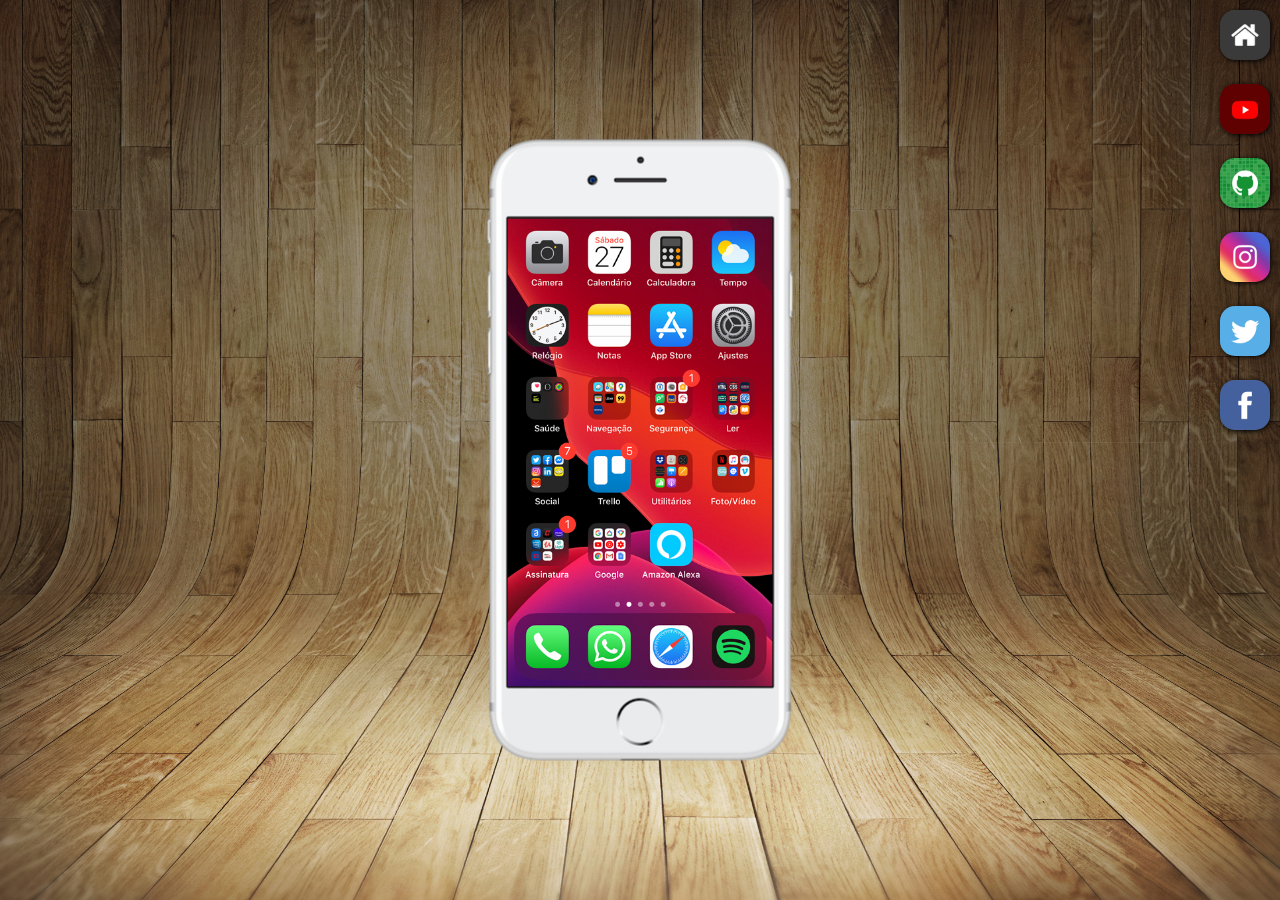
<file: index.html>
<!DOCTYPE html>
<html lang="pt-br">
<head>
    <meta charset="UTF-8">
    <meta http-equiv="X-UA-Compatible" content="IE=edge">
    <meta name="viewport" content="width=device-width, initial-scale=1.0">
    <link rel="shortcut icon" href="favicon com fundo.ico" type="image/x-icon">
    <link rel="stylesheet" href="estilos/style.css">
    <title>Projetos Redes Sociais</title>
</head>
<body>
    <main>
        <section id="telefone">
            <iframe src="home.html" name= "tela" id="tela"
            frameborder="0">Seu navegador não é compatível com este formato.</iframe>
        </section>

        <section id="redes-sociais">
            <a href="home.html" target="tela"><img src="imagens/logo-home.jpg" alt="Home"></a><br>

            <a href="youtube.html" target="tela"><img src="imagens/logo-youtube.jpg" alt="Home"></a><br>

            <a href="github.html" target="tela"><img src="imagens/logo-github.jpg" alt="Home"></a><br>

            <a href="instagram.html" target="tela"><img src="imagens/logo-instagram.jpg" alt="Home"></a><br>

            <a href="twitter.html" target="tela"><img src="imagens/logo-twitter.jpg" alt="Home"></a><br>

            <a href="facebook.html" target="tela"><img src="imagens/logo-facebook.jpg" alt="Home"></a><br>
            
        </section>
    </main>
</body>
</html>
</file>
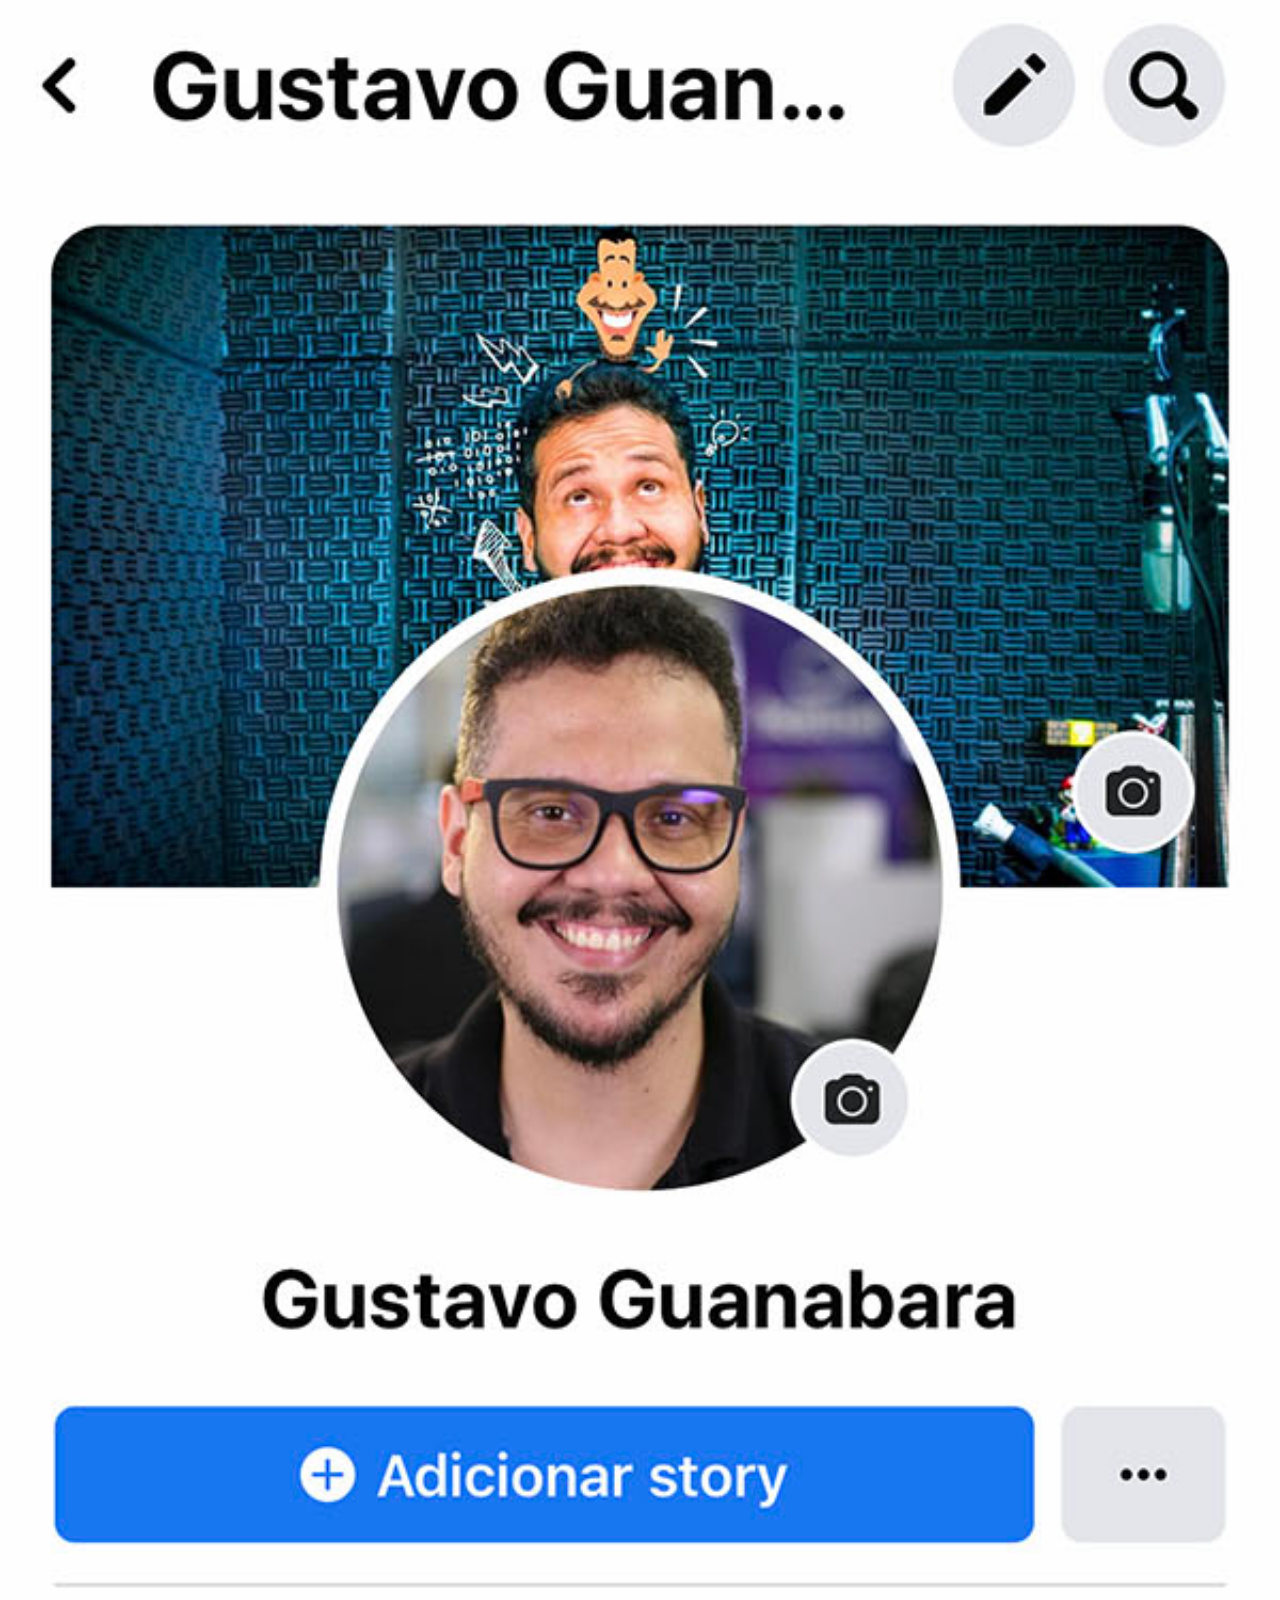
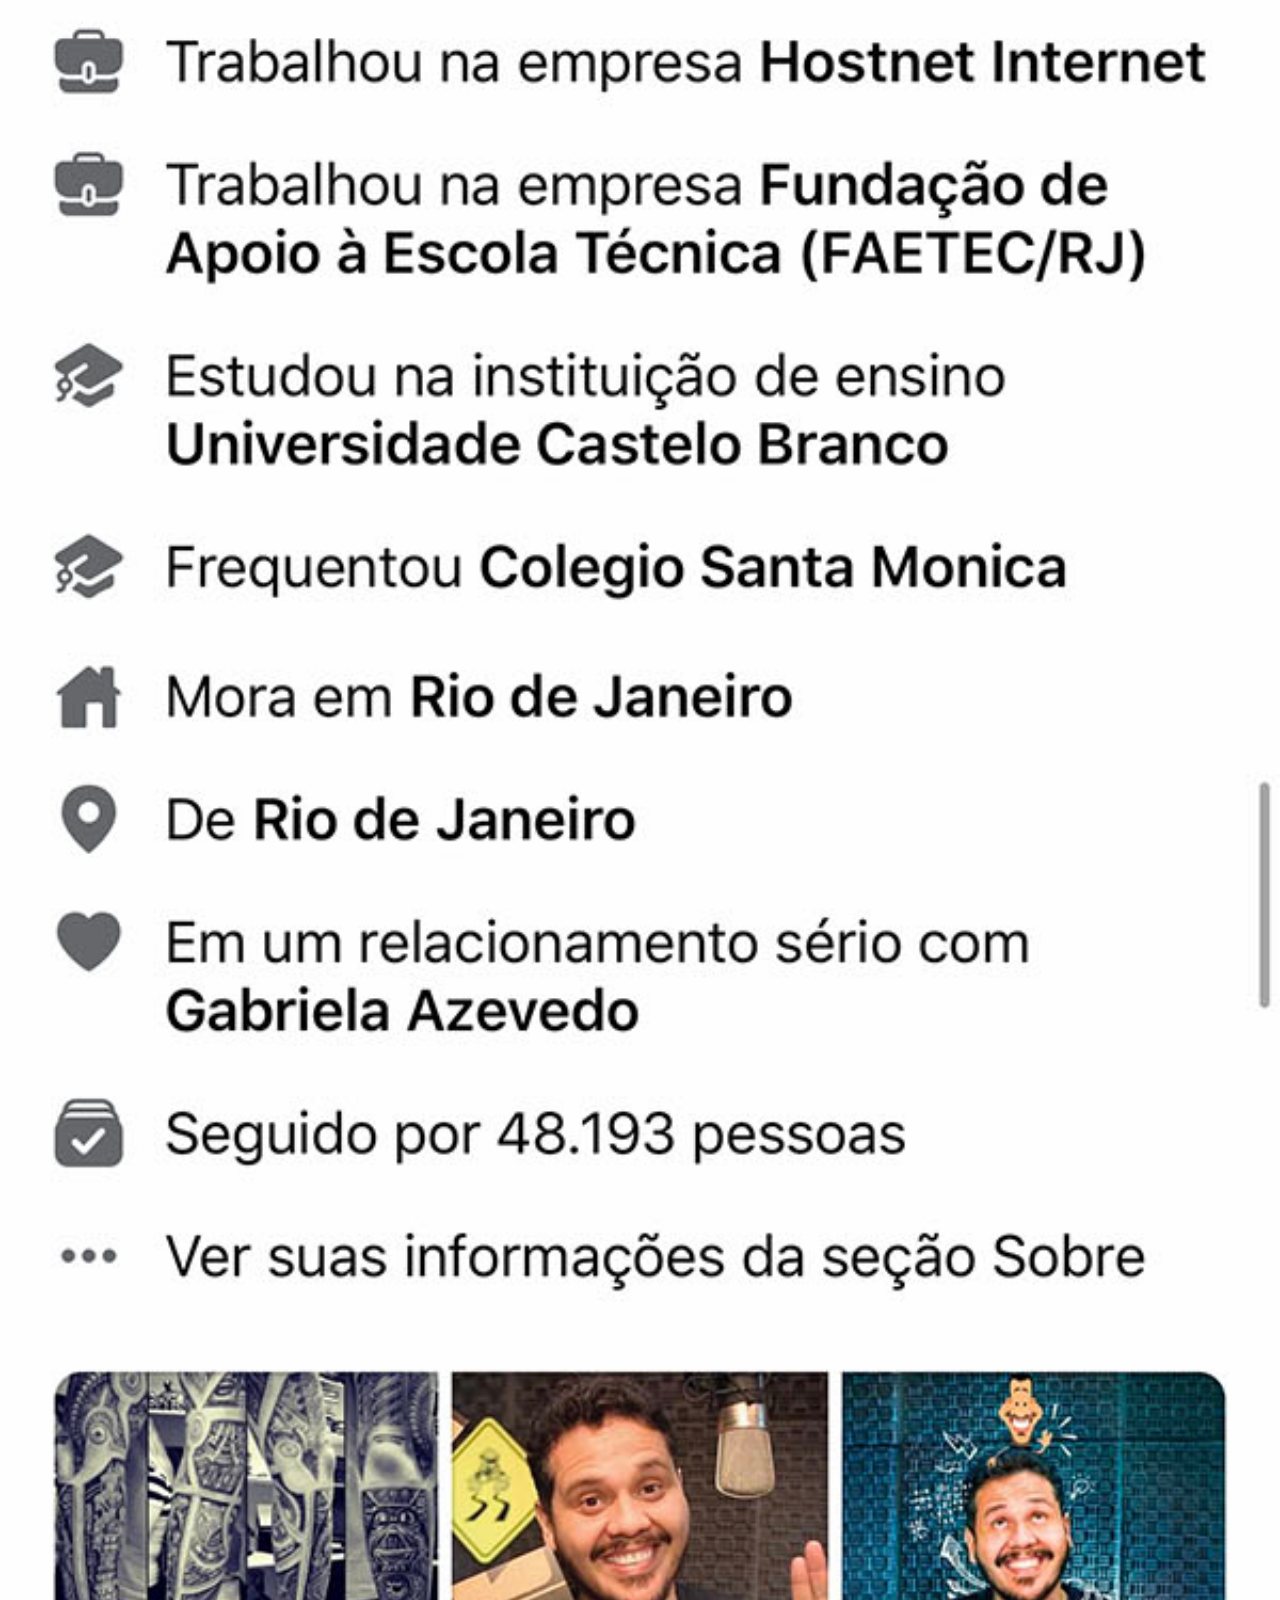
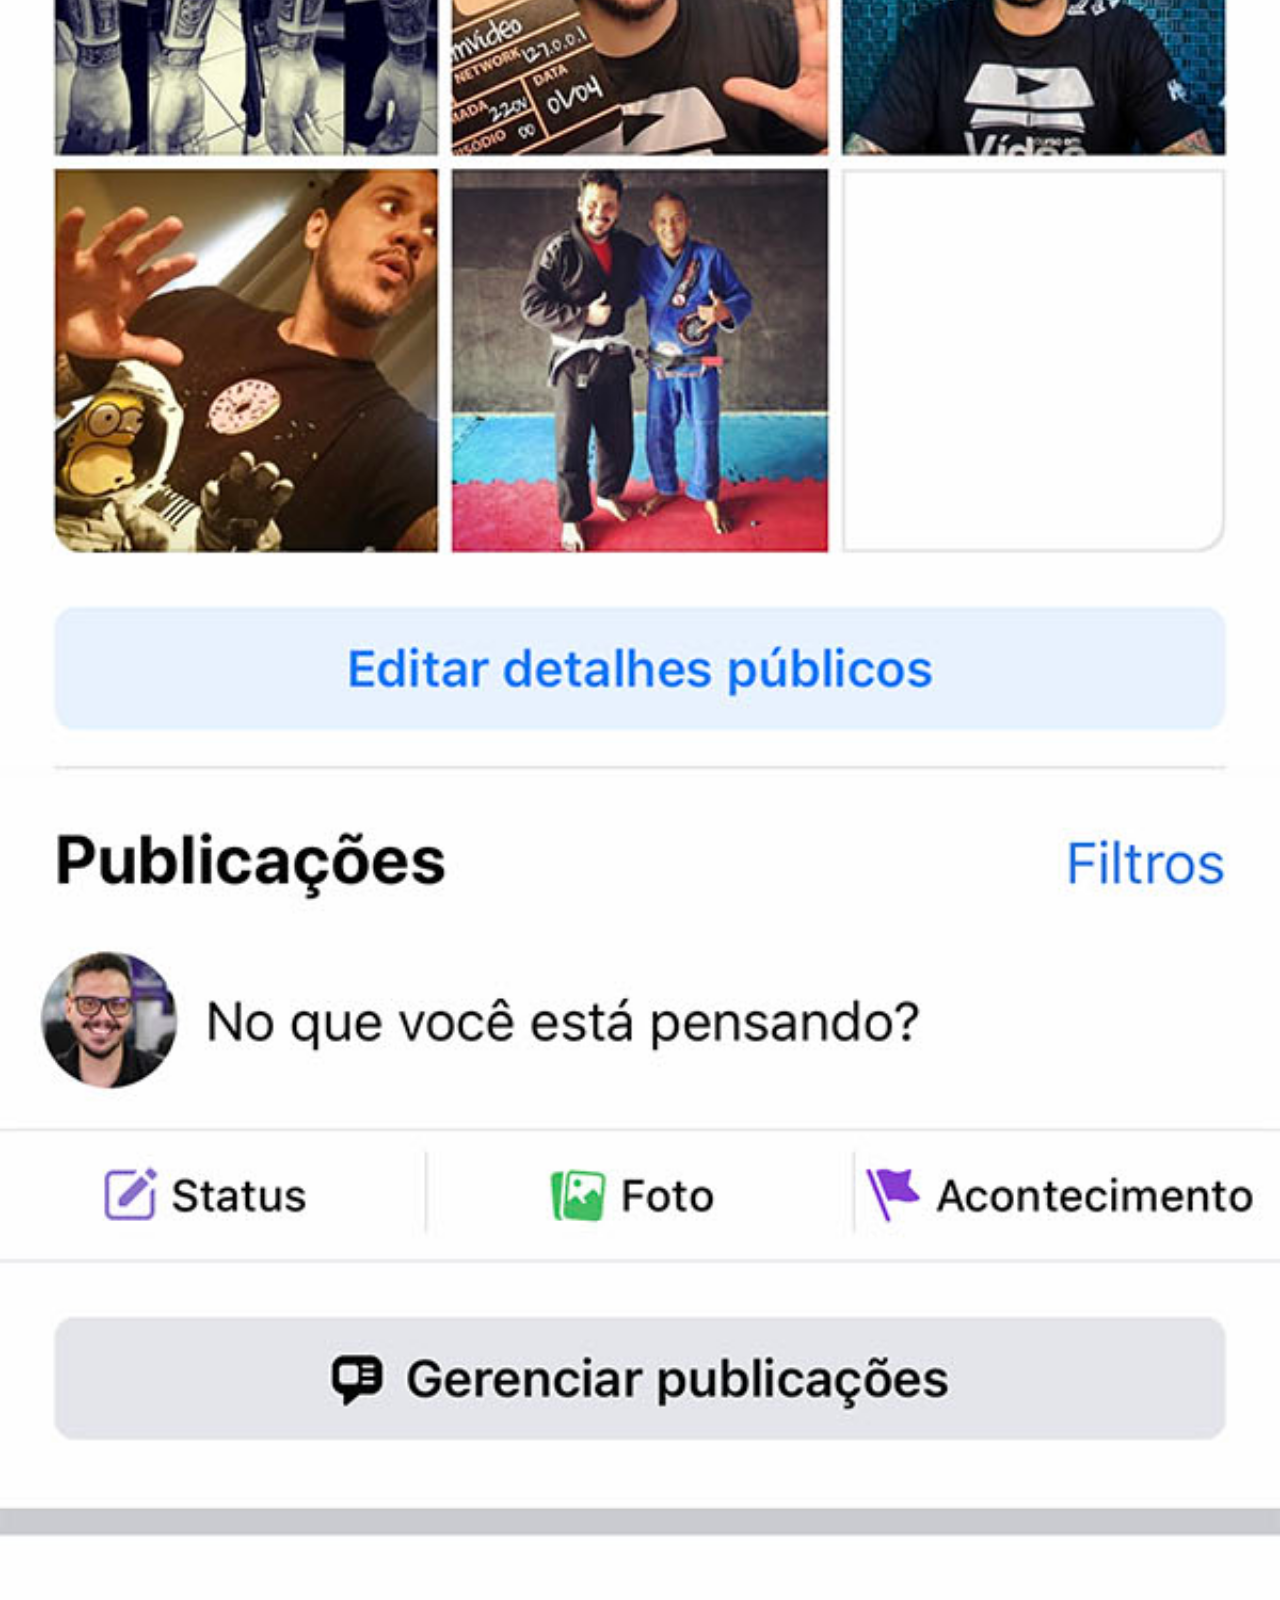
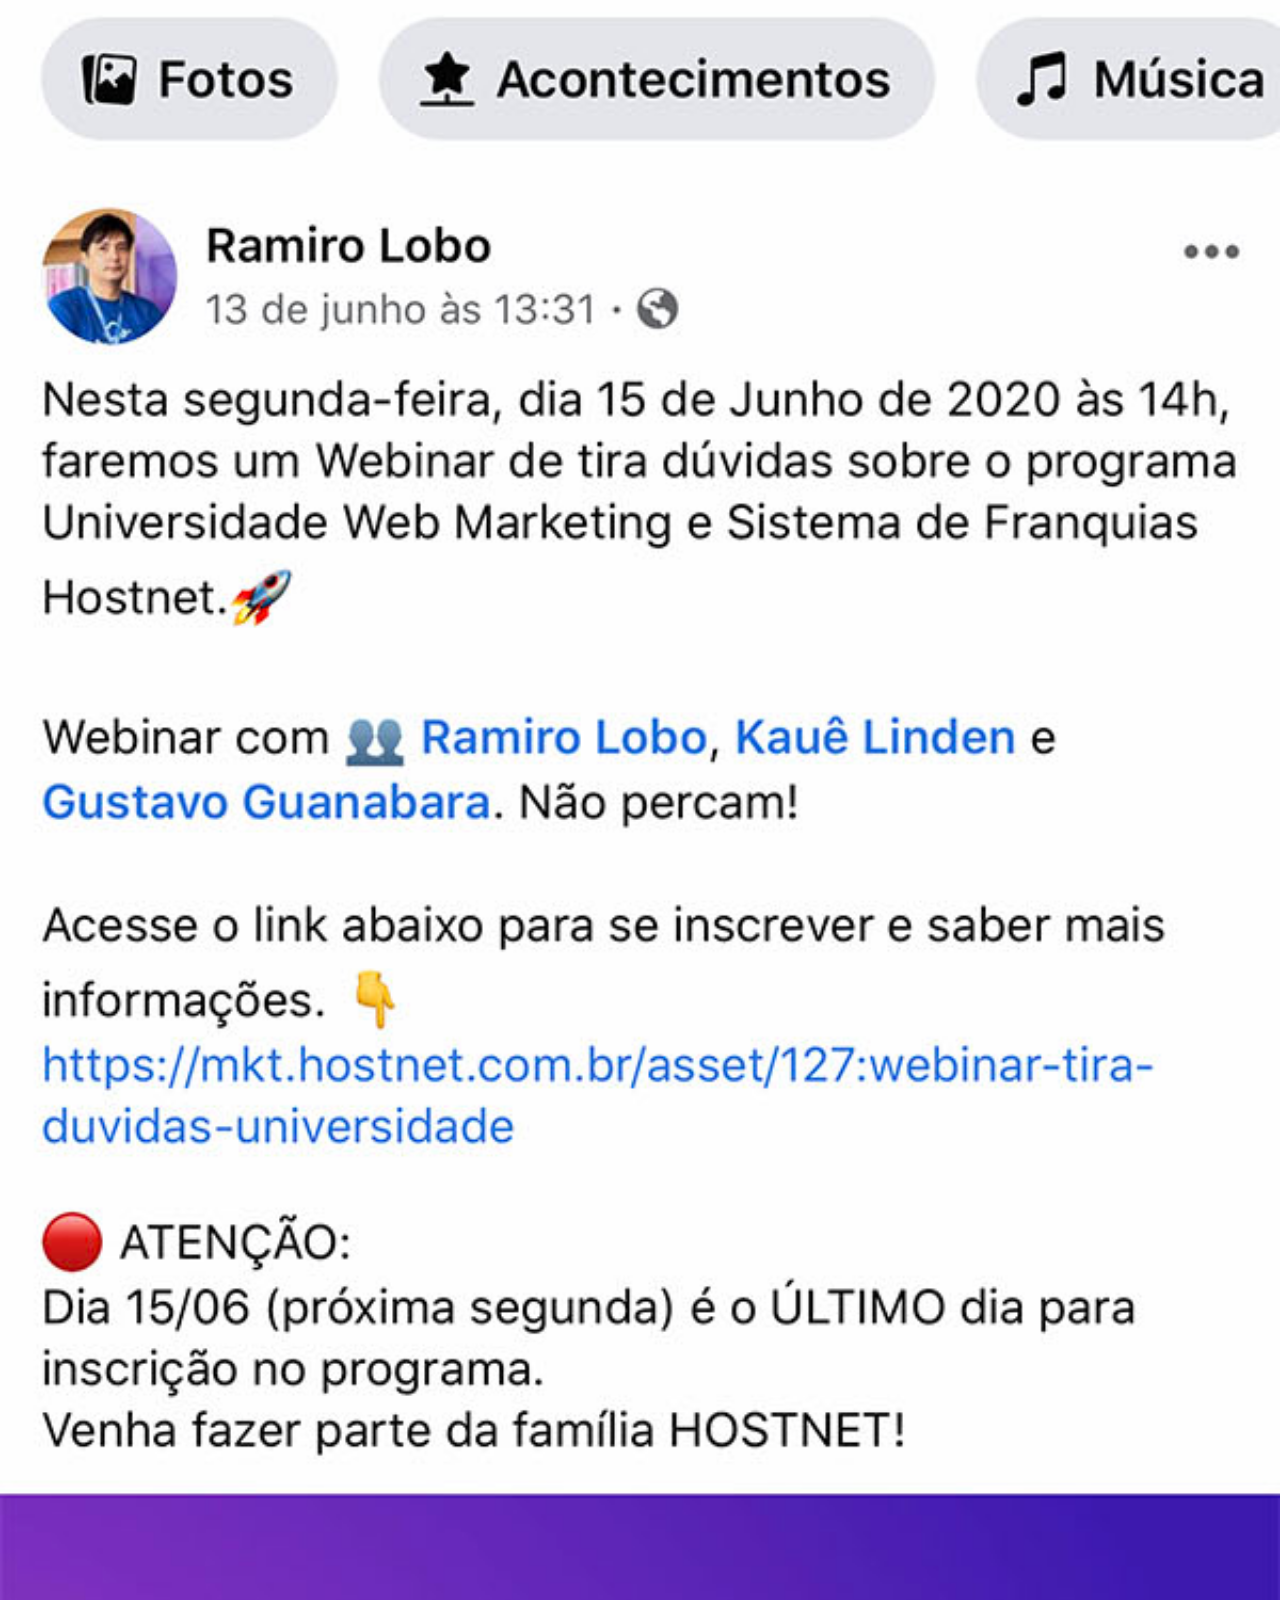
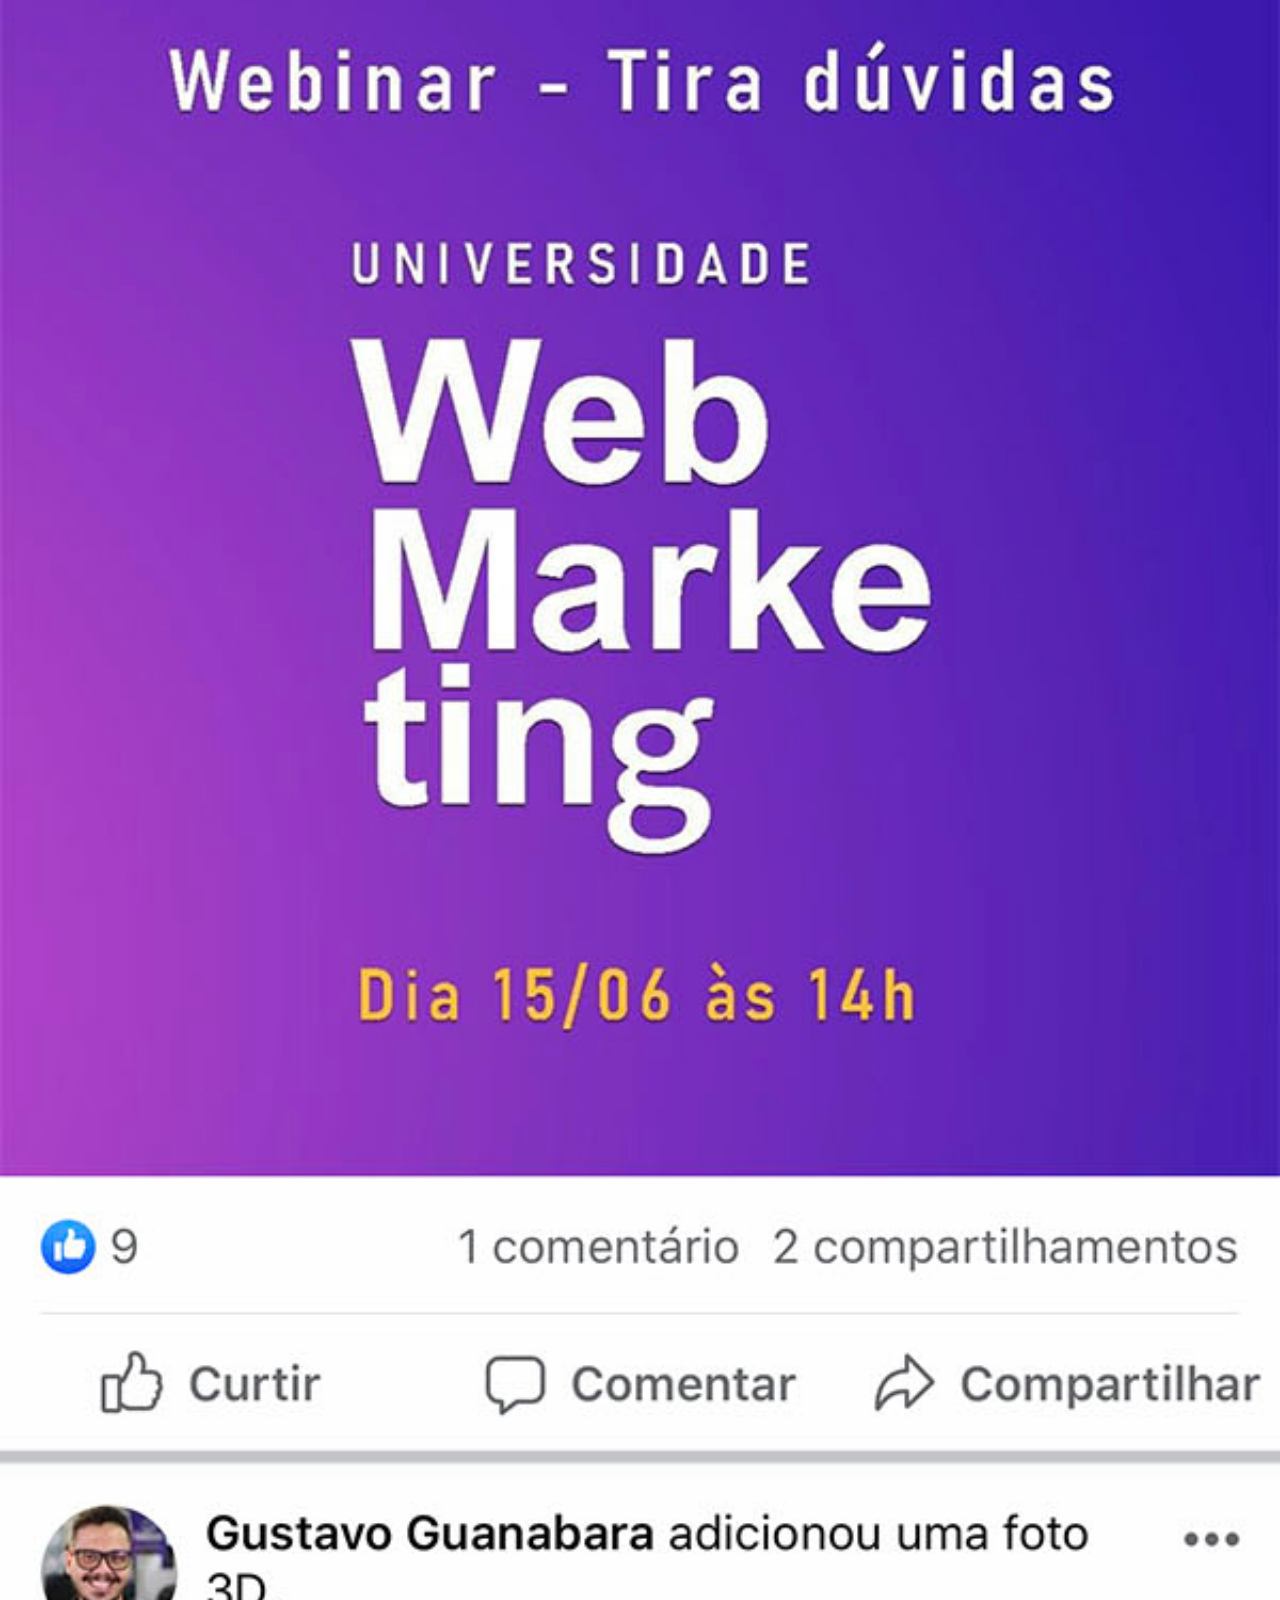
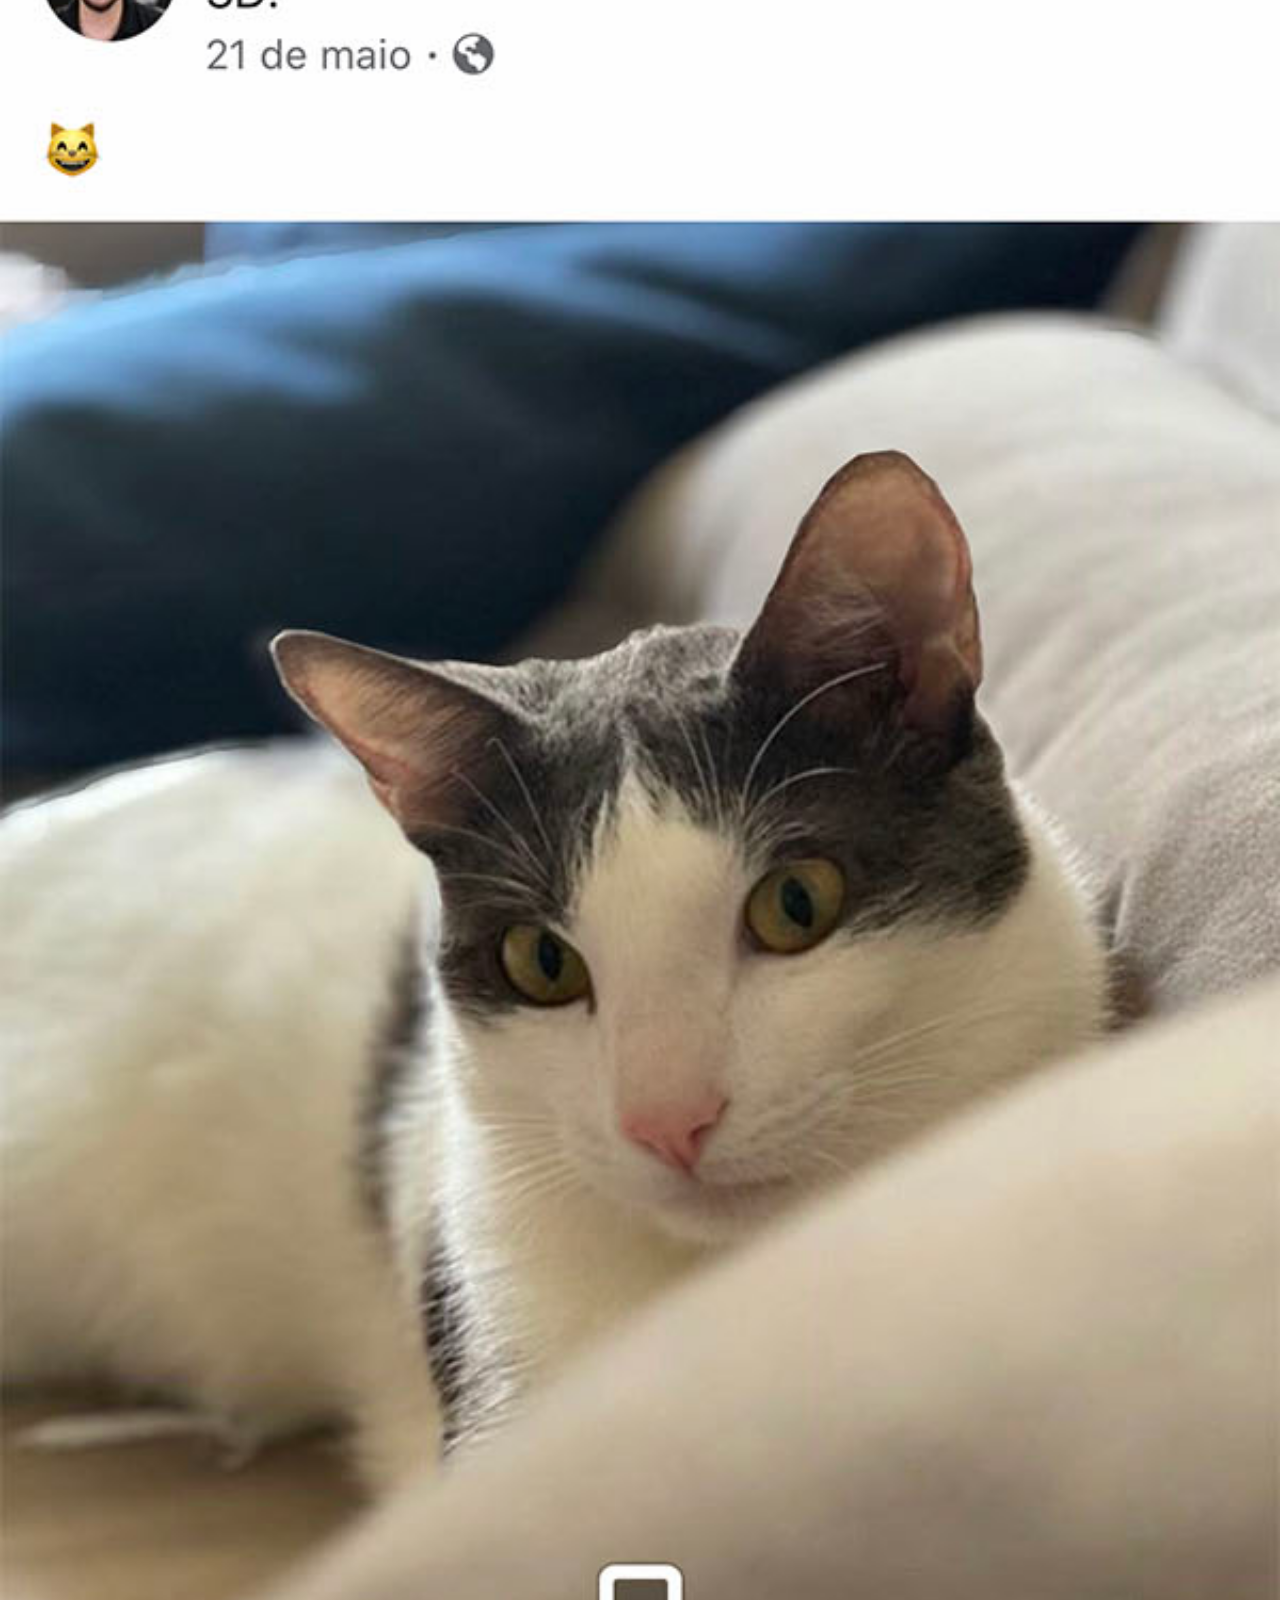
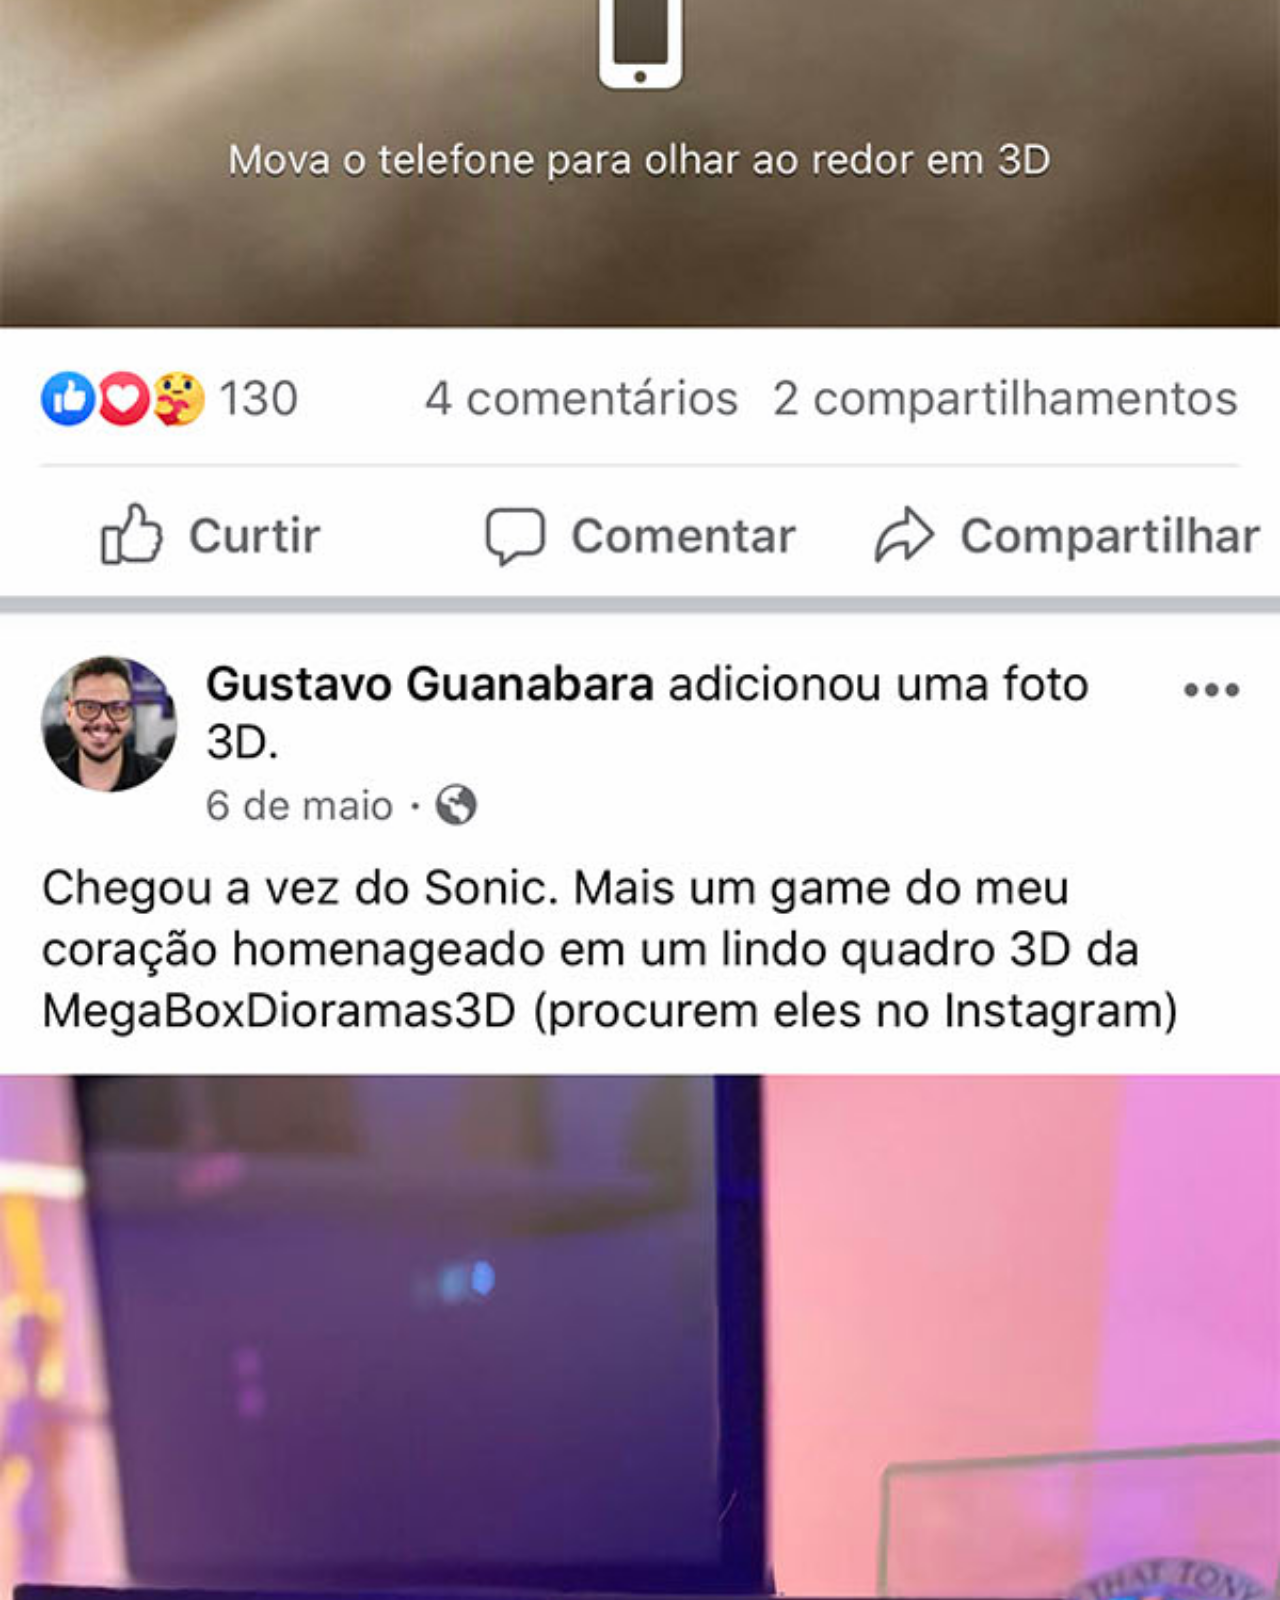
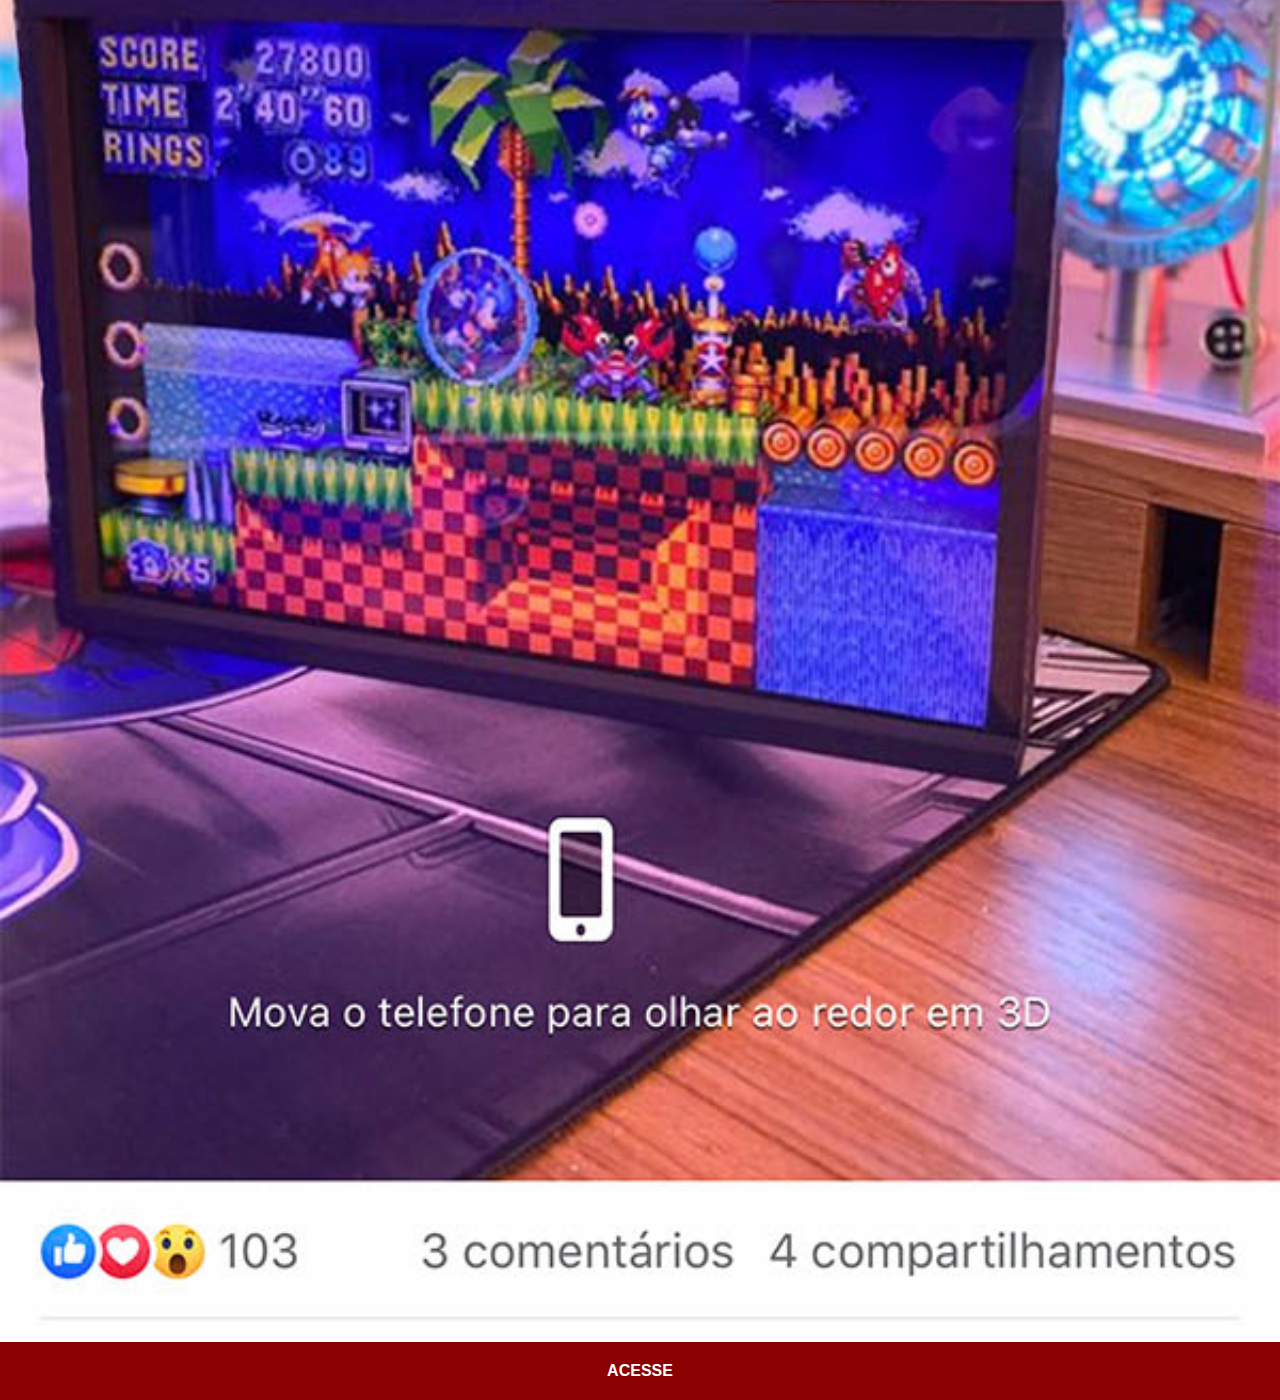
<file: facebook.html>
<!DOCTYPE html>
<html lang="pt-br">
<head>
    <meta charset="UTF-8">
    <meta http-equiv="X-UA-Compatible" content="IE=edge">
    <meta name="viewport" content="width=device-width, initial-scale=1.0">
    <link rel="stylesheet" href="estilos/social.css">
    <title>Facebook</title>
</head>
<body>
    <img src="imagens/tela-facebook.jpg" alt="Facebook">
    <a href="https://www.facebook.com/gustavoguanabara">ACESSE</a>
</body>
</html>
</file>
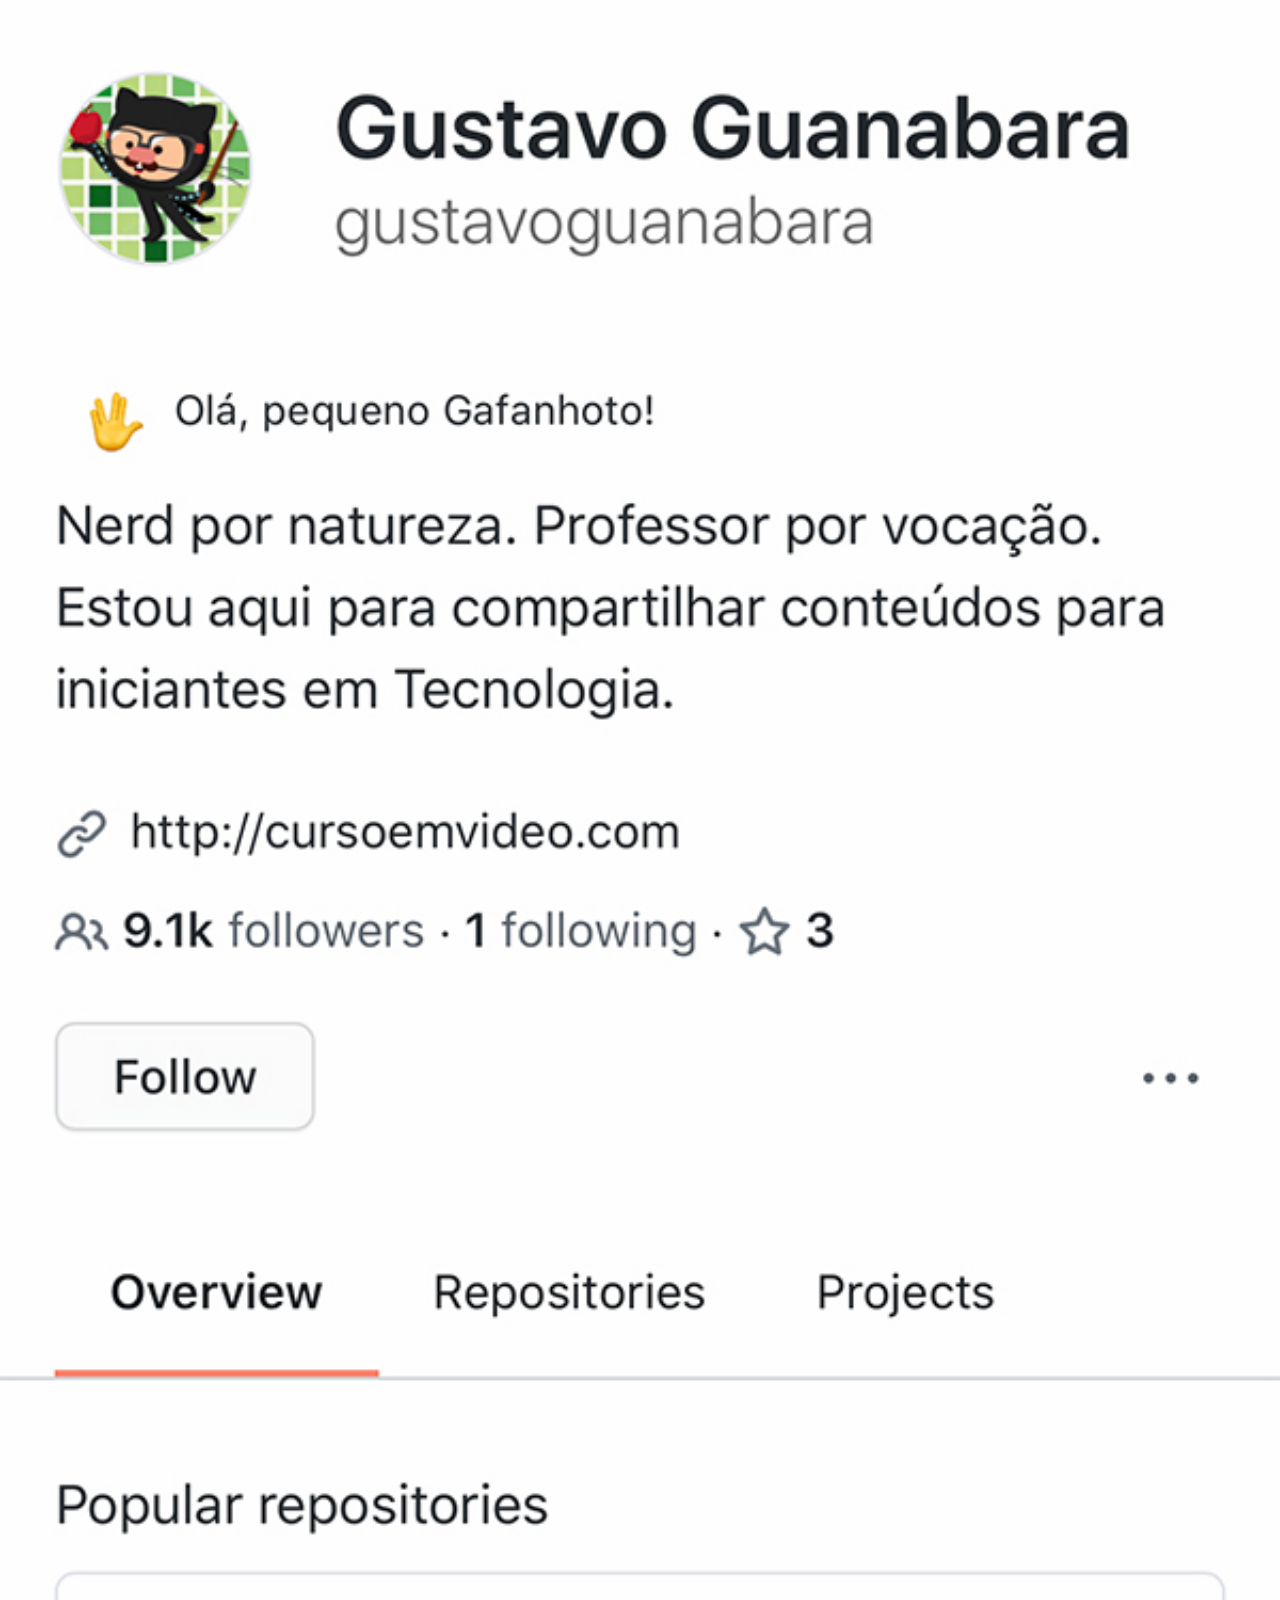
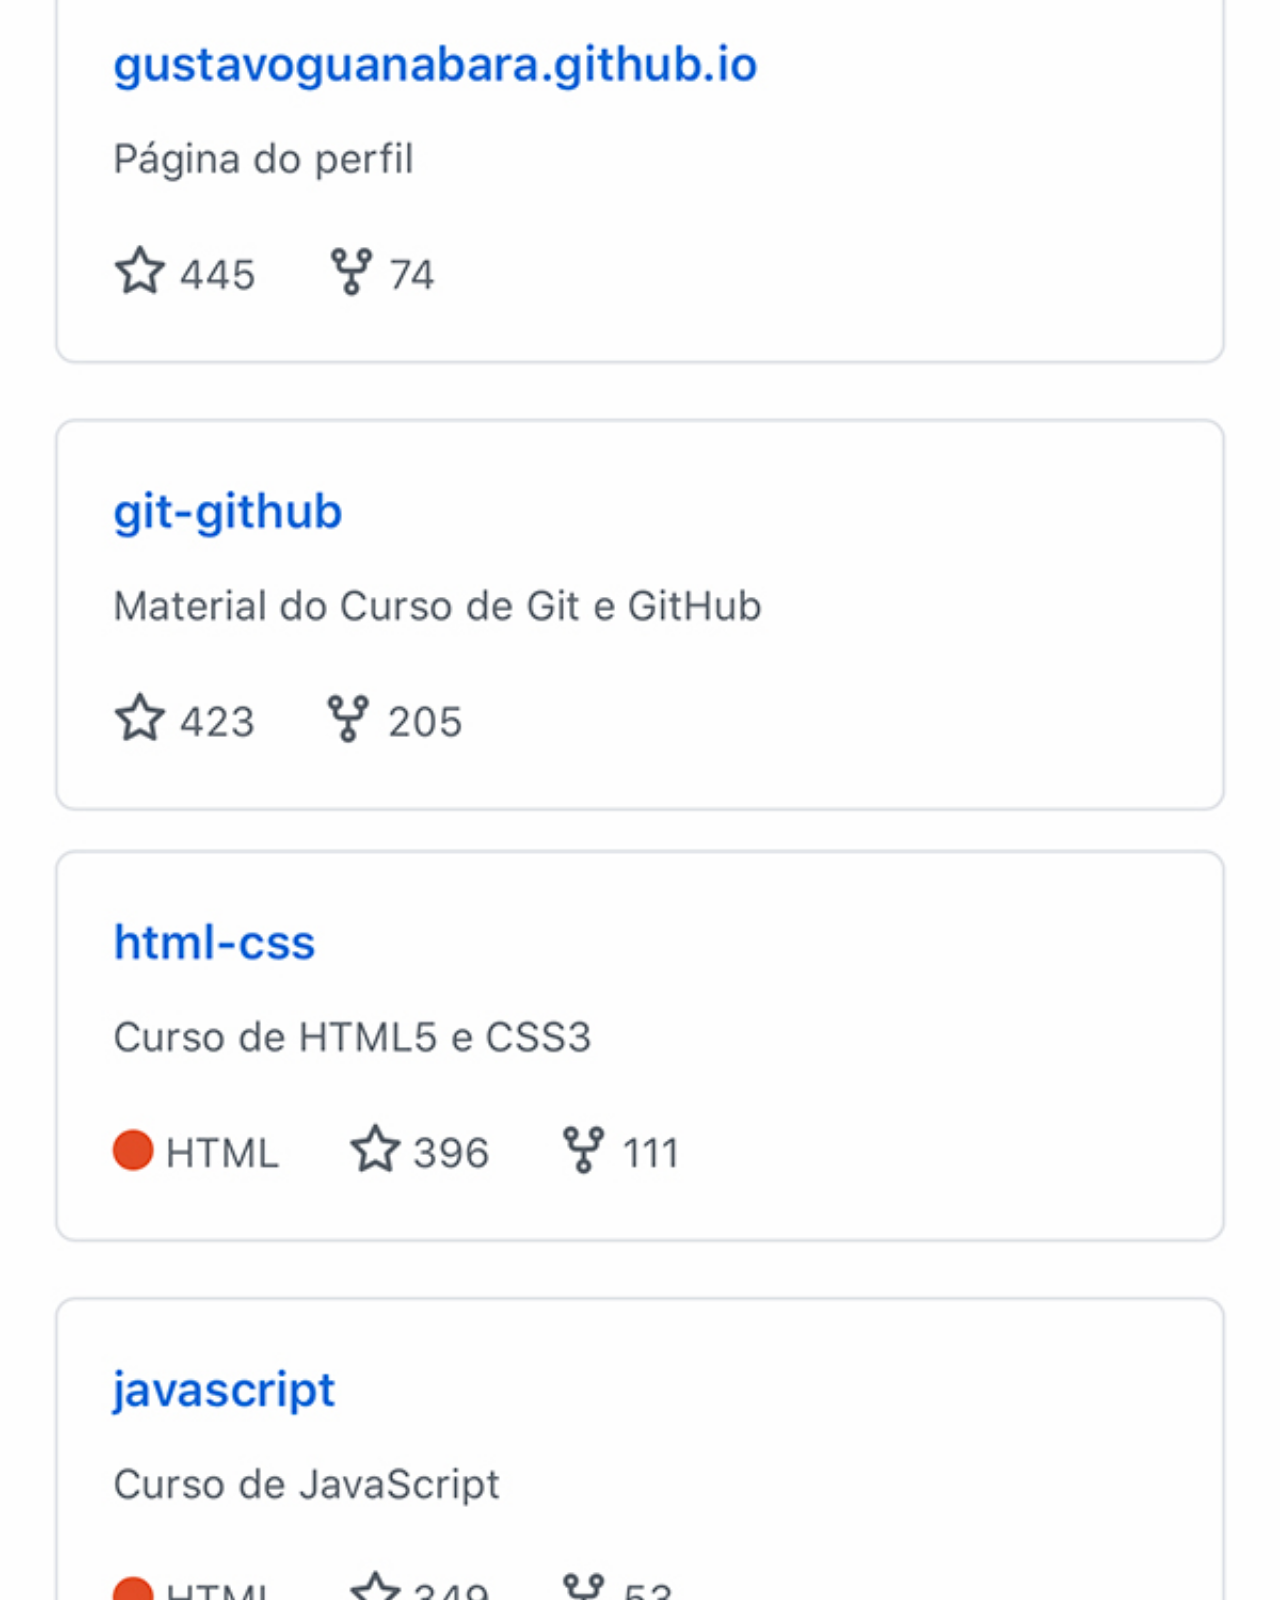
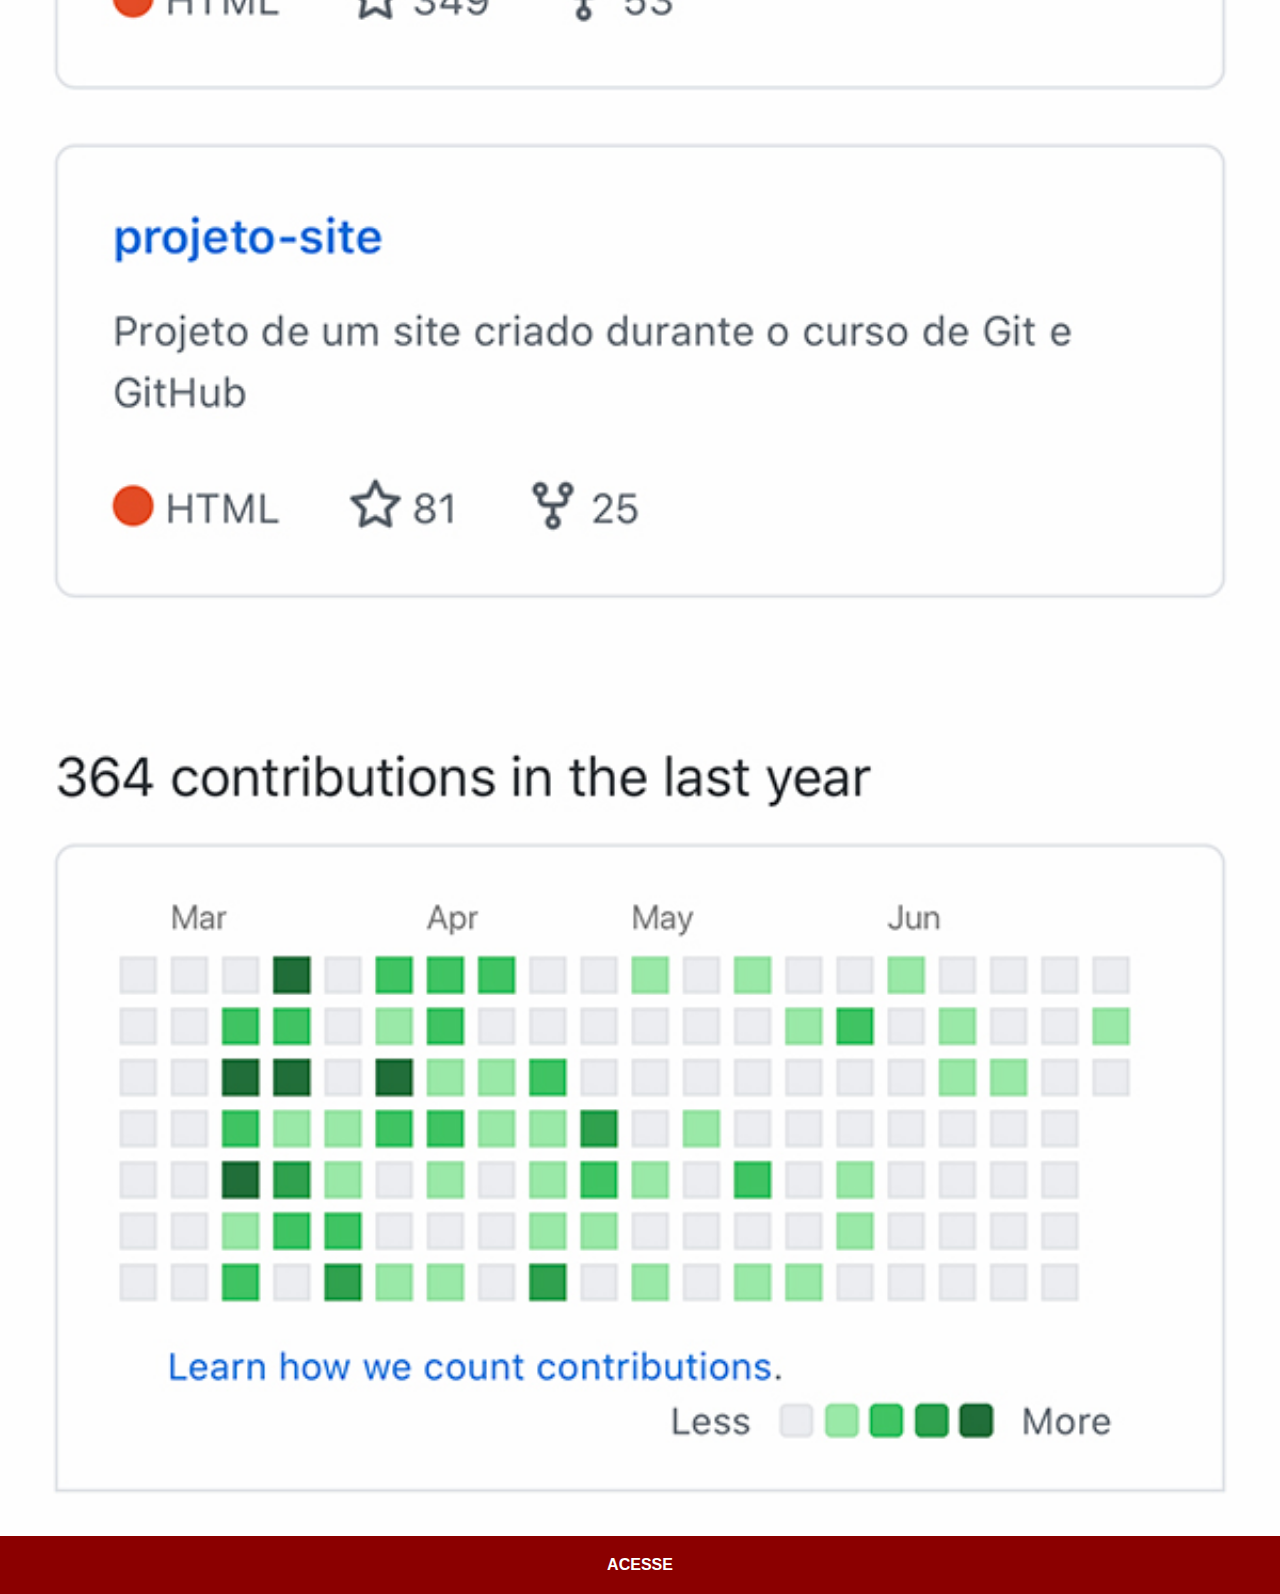
<file: github.html>
<!DOCTYPE html>
<html lang="pt-br">
<head>
    <meta charset="UTF-8">
    <meta http-equiv="X-UA-Compatible" content="IE=edge">
    <meta name="viewport" content="width=device-width, initial-scale=1.0">
    <link rel="stylesheet" href="estilos/social.css">
    <title>GitHub</title>
</head>
<body>
    <img src="imagens/tela-github.jpg" alt="Github">
    <a href="https://gustavoguanabara.github.io/" target="_blank">ACESSE</a>
</body>
</html>
</file>
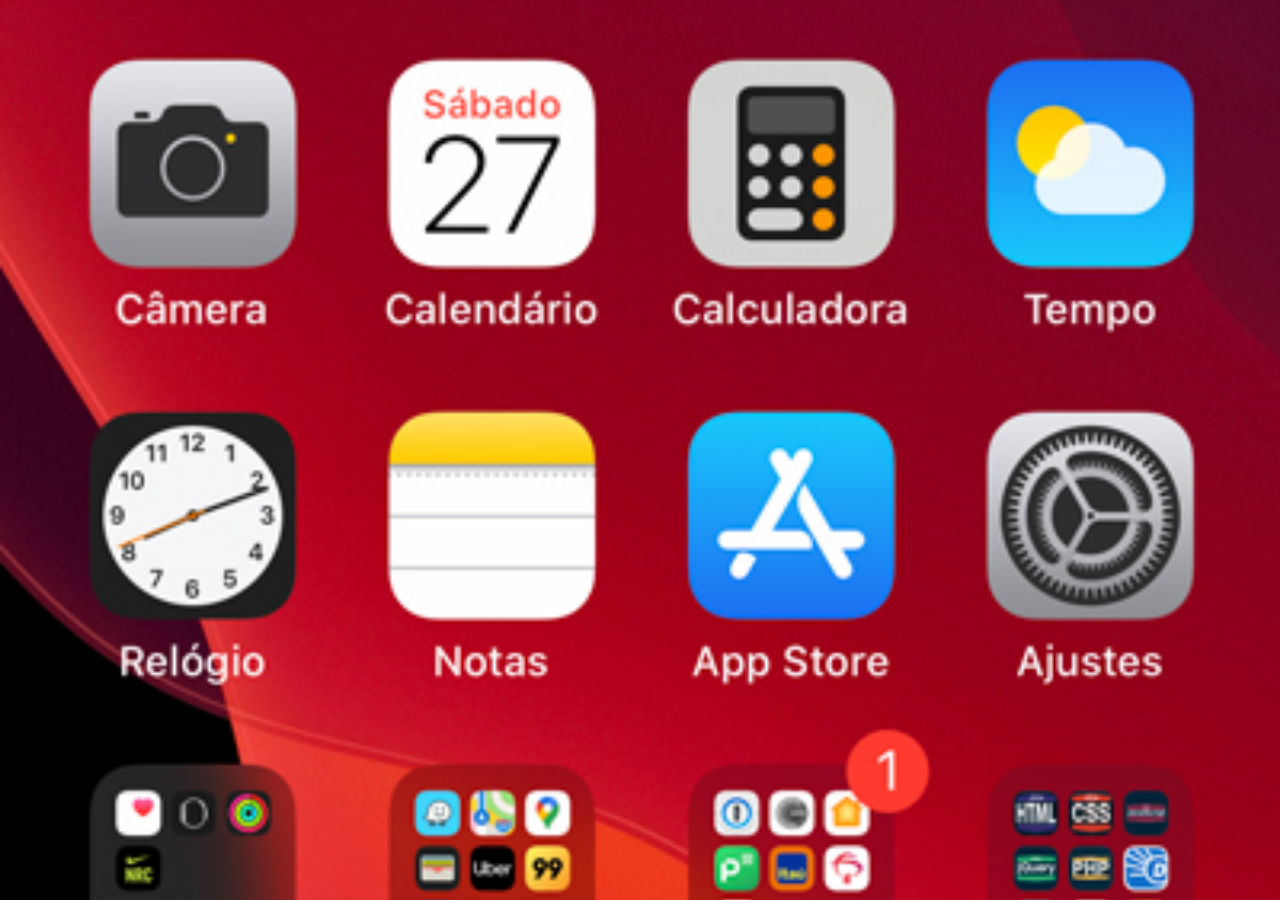
<file: home.html>
<!DOCTYPE html>
<html lang="pt-br">
<head>
    <meta charset="UTF-8">
    <meta http-equiv="X-UA-Compatible" content="IE=edge">
    <meta name="viewport" content="width=device-width, initial-scale=1.0">
    <style>
        * {
            margin: 0px;
            padding: 0px;
        }

        body {
            width: 100vw;
            height: 100vh;
            background: black url('imagens/tela-home.jpg') no-repeat top center;
            background-size: cover;
        }
    </style>
    <title>Home</title>
</head>
<body>
    
</body>
</html>
</file>
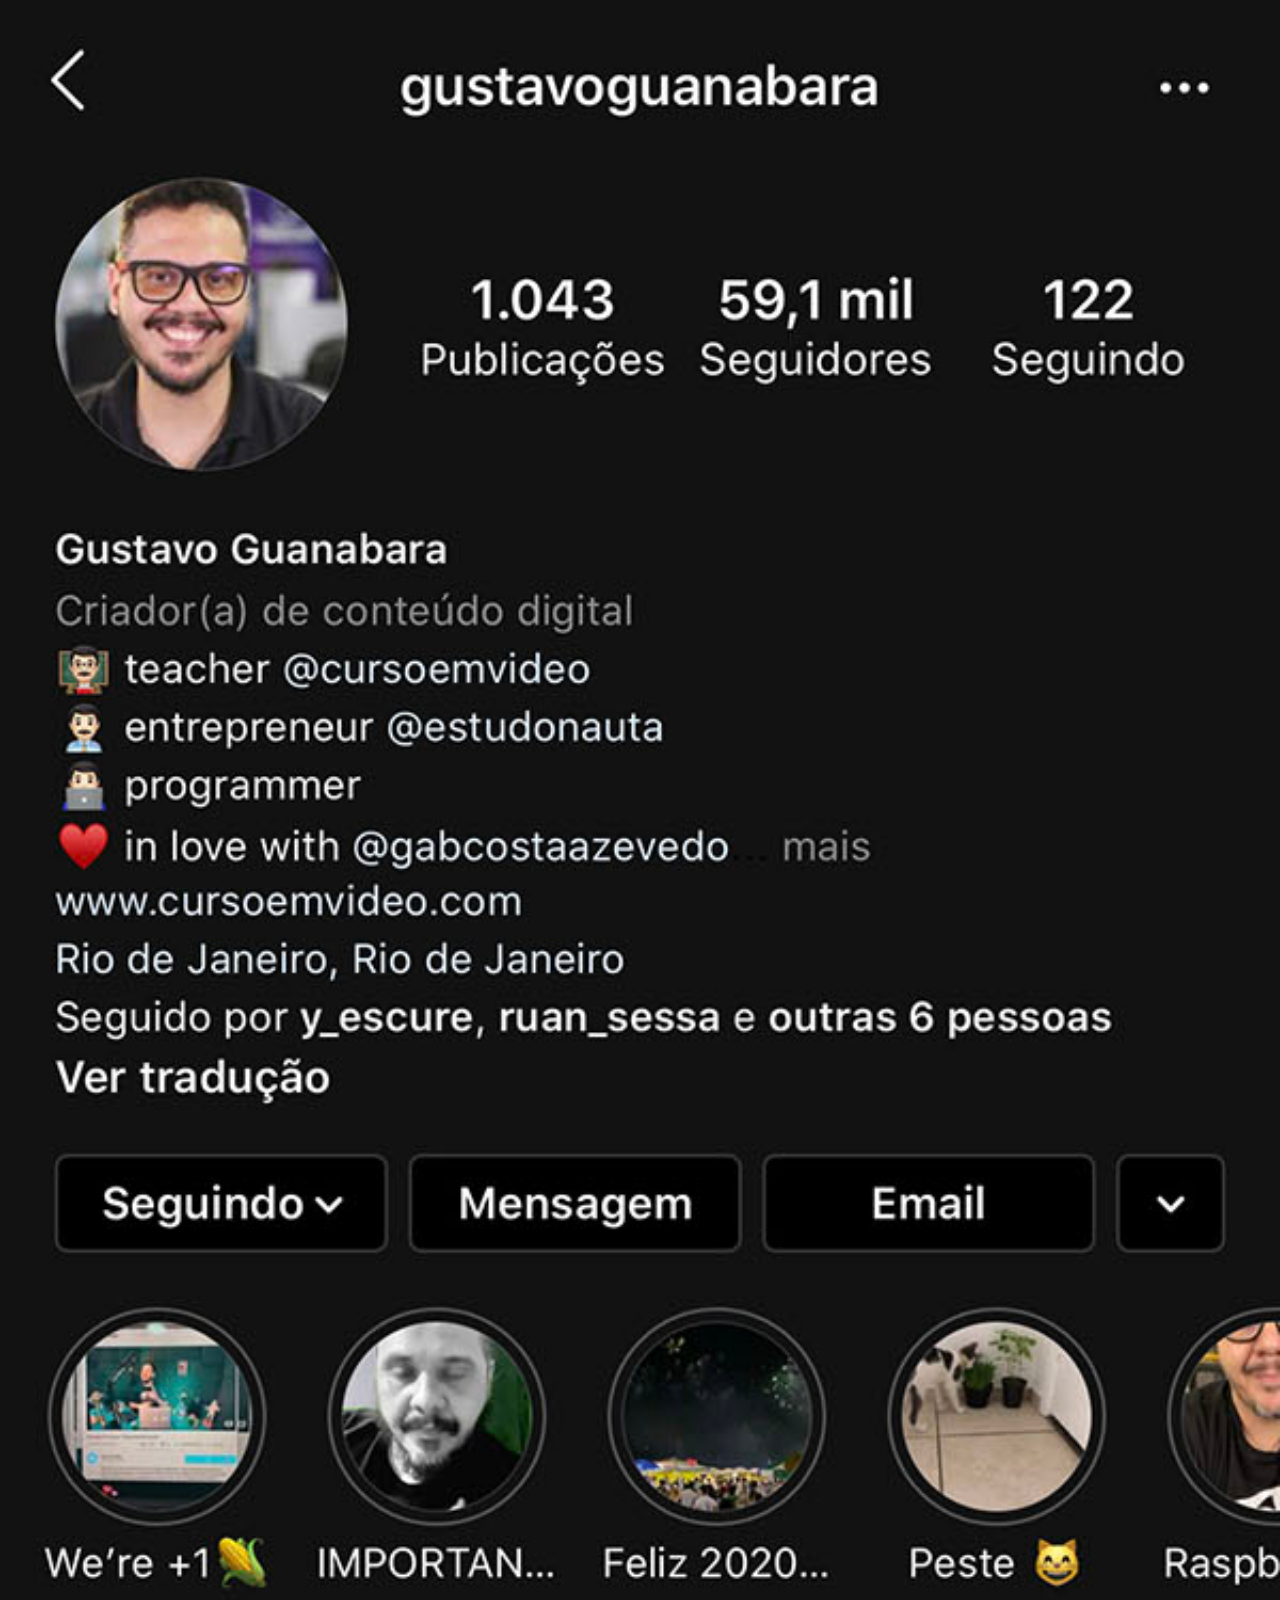
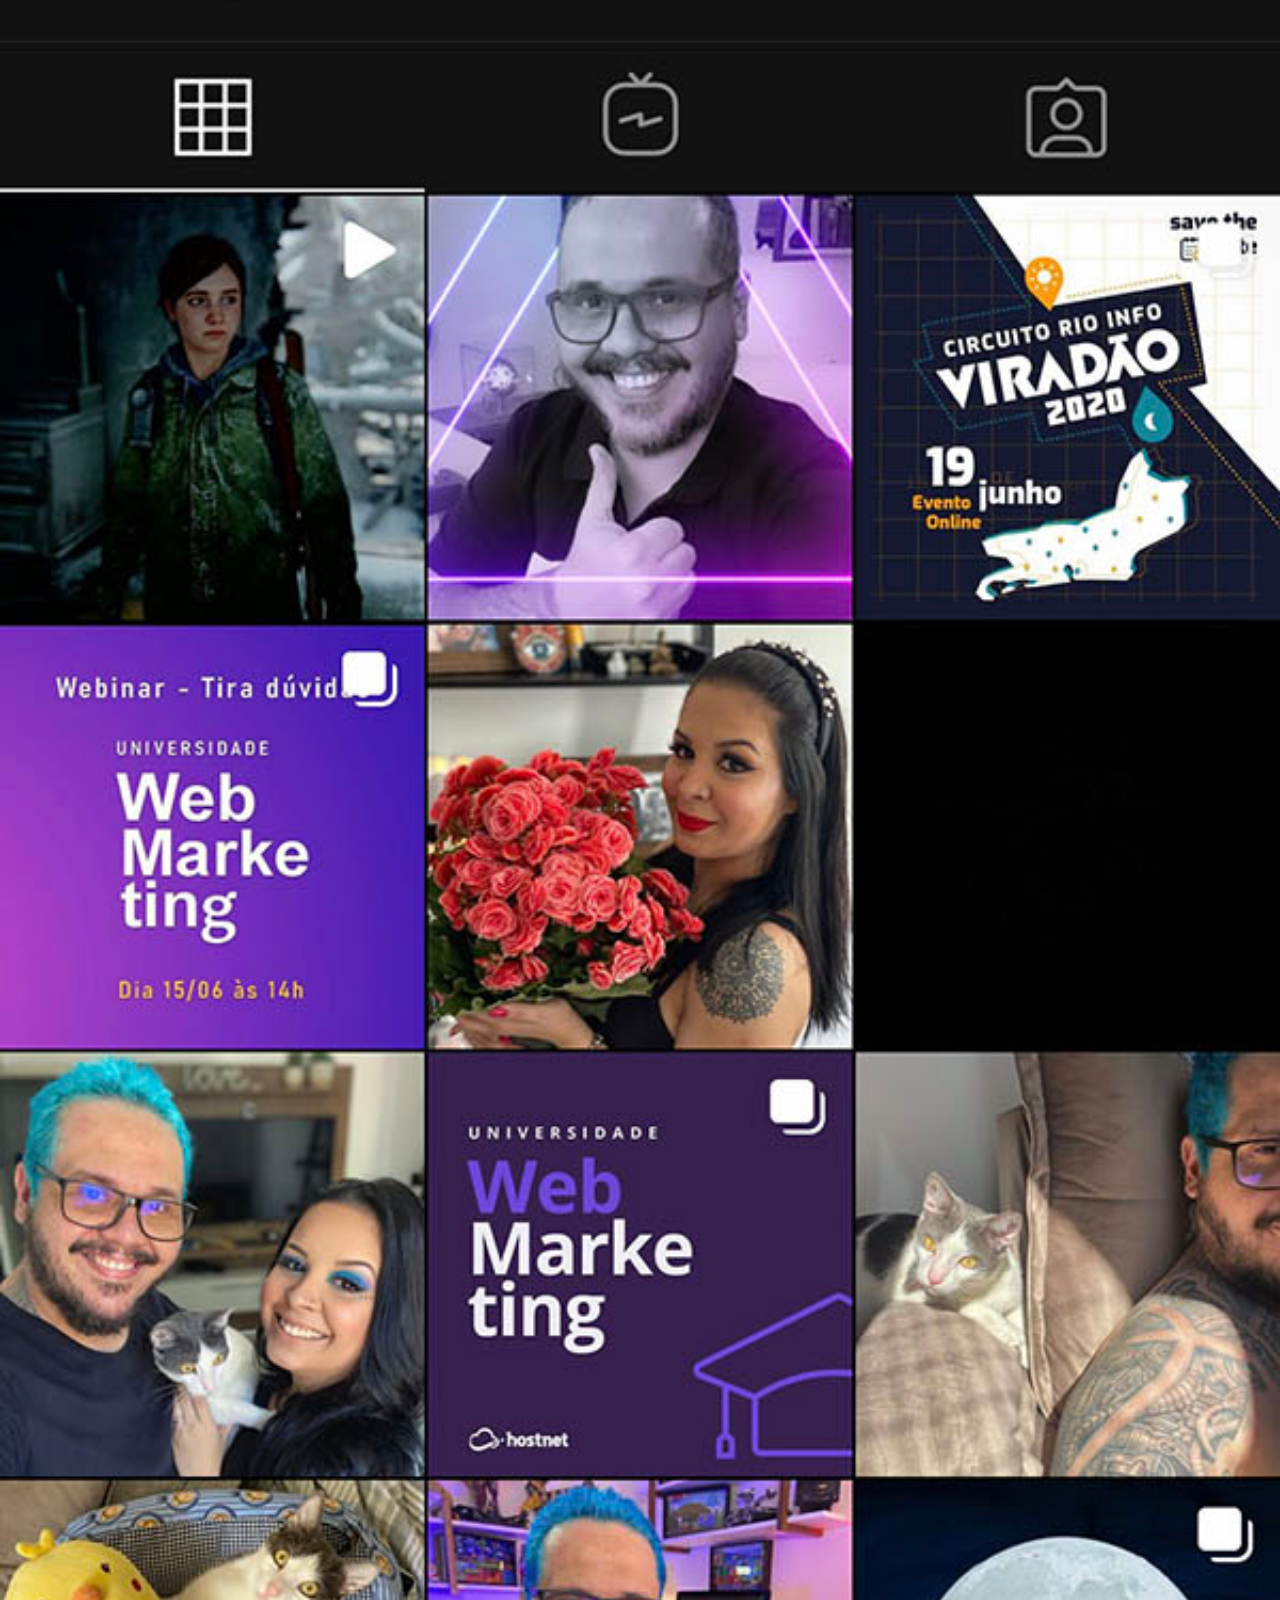
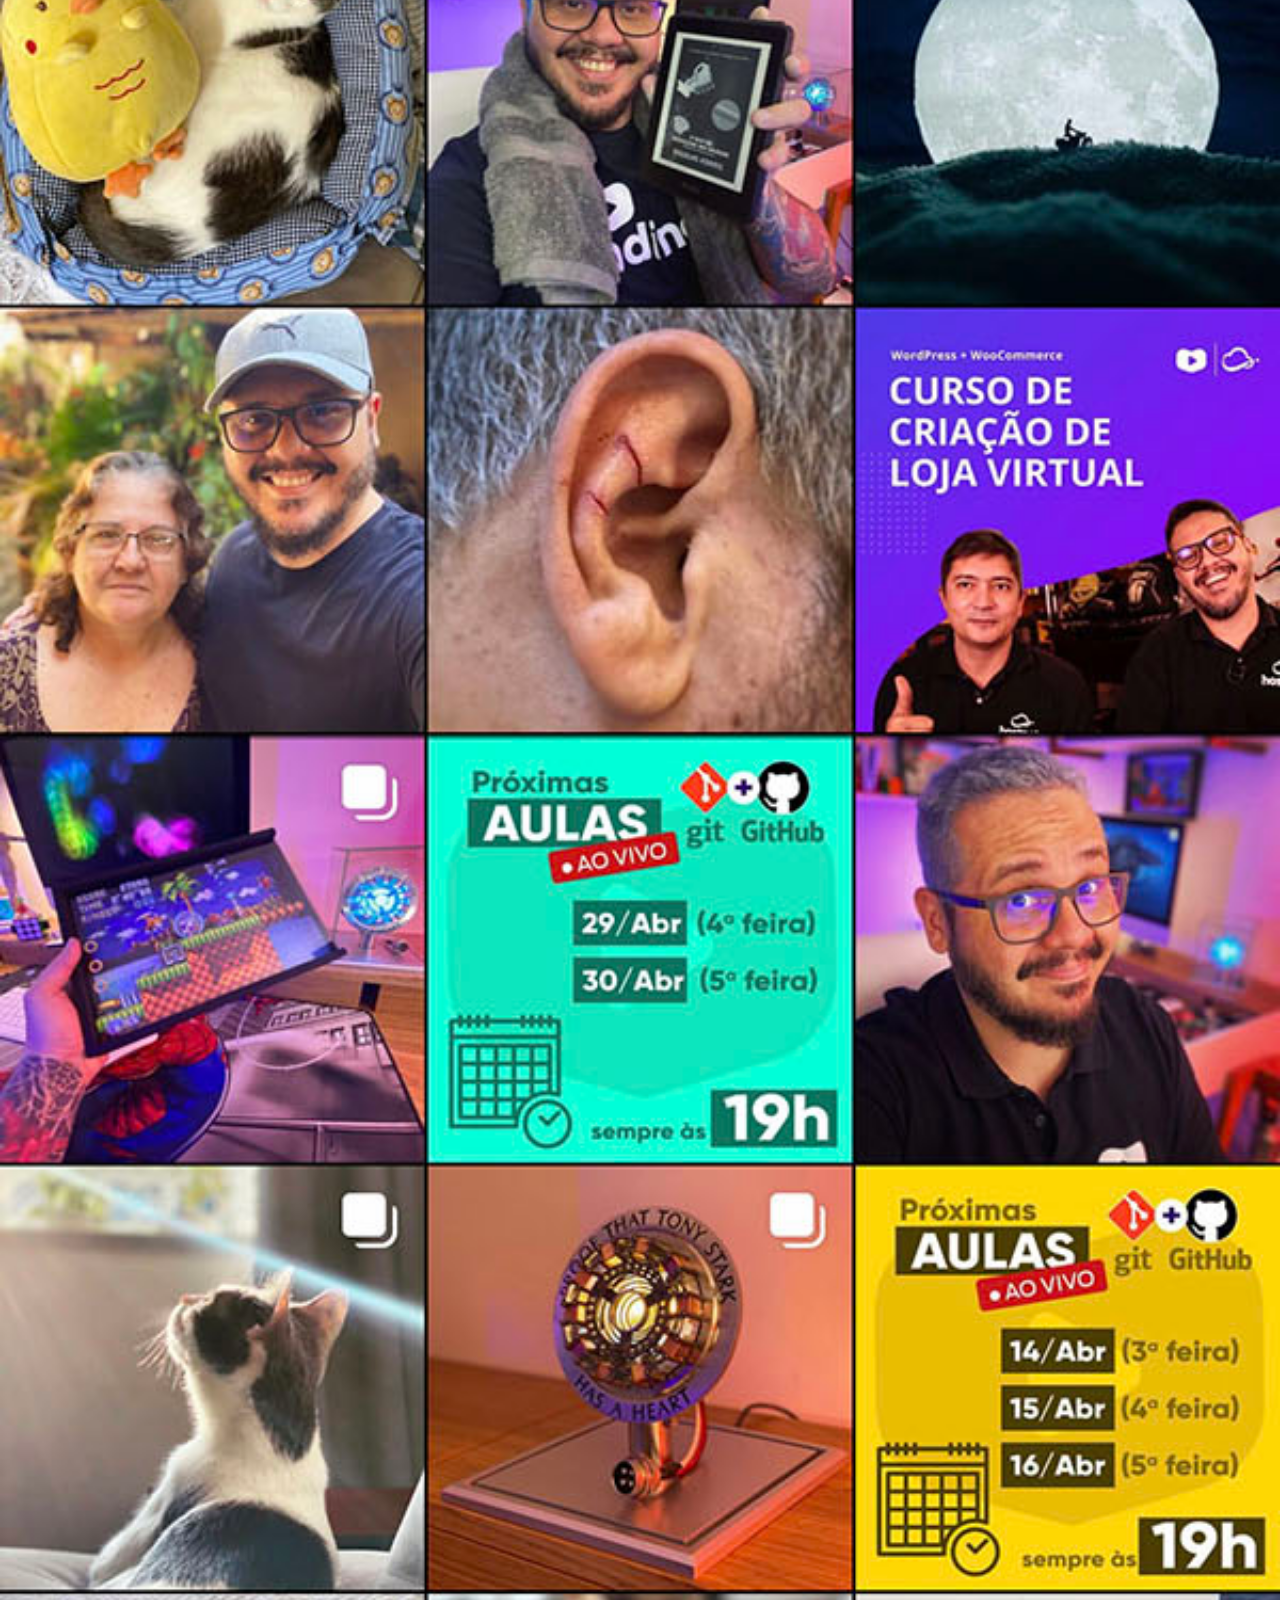
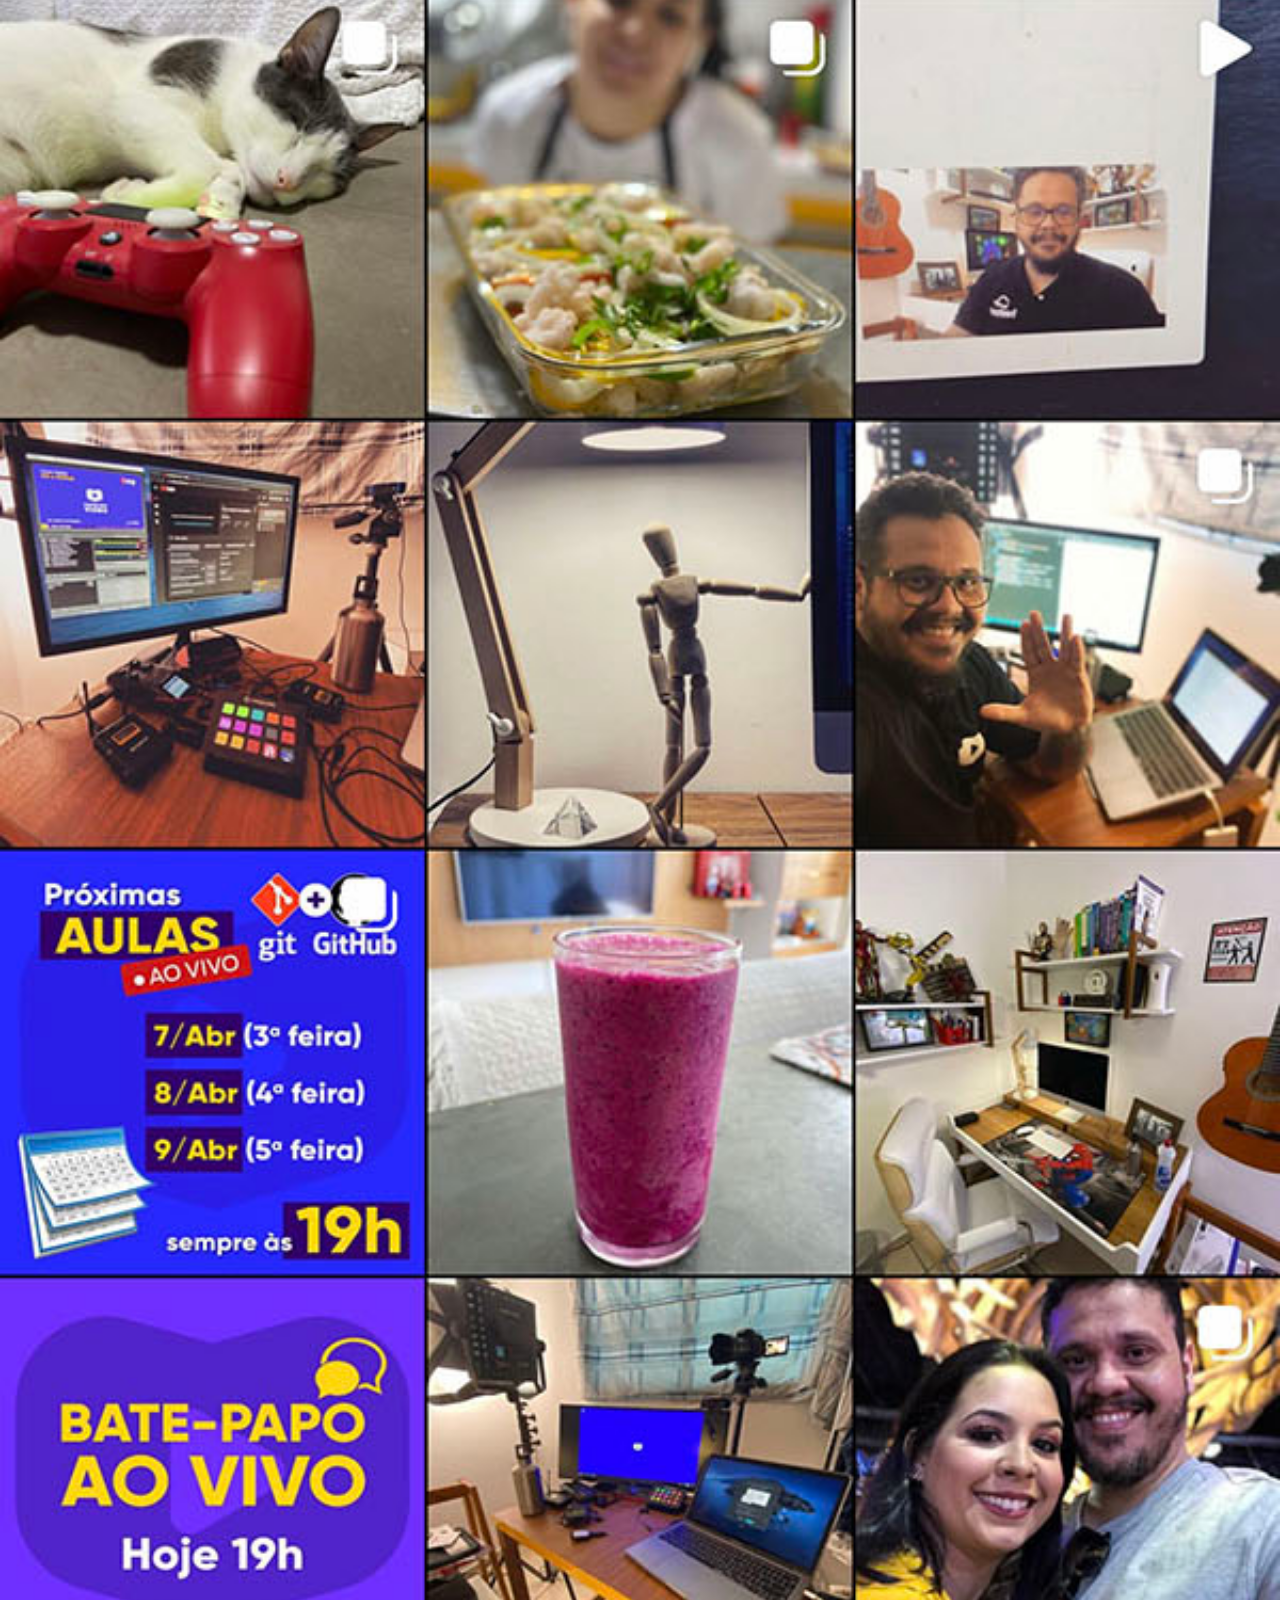
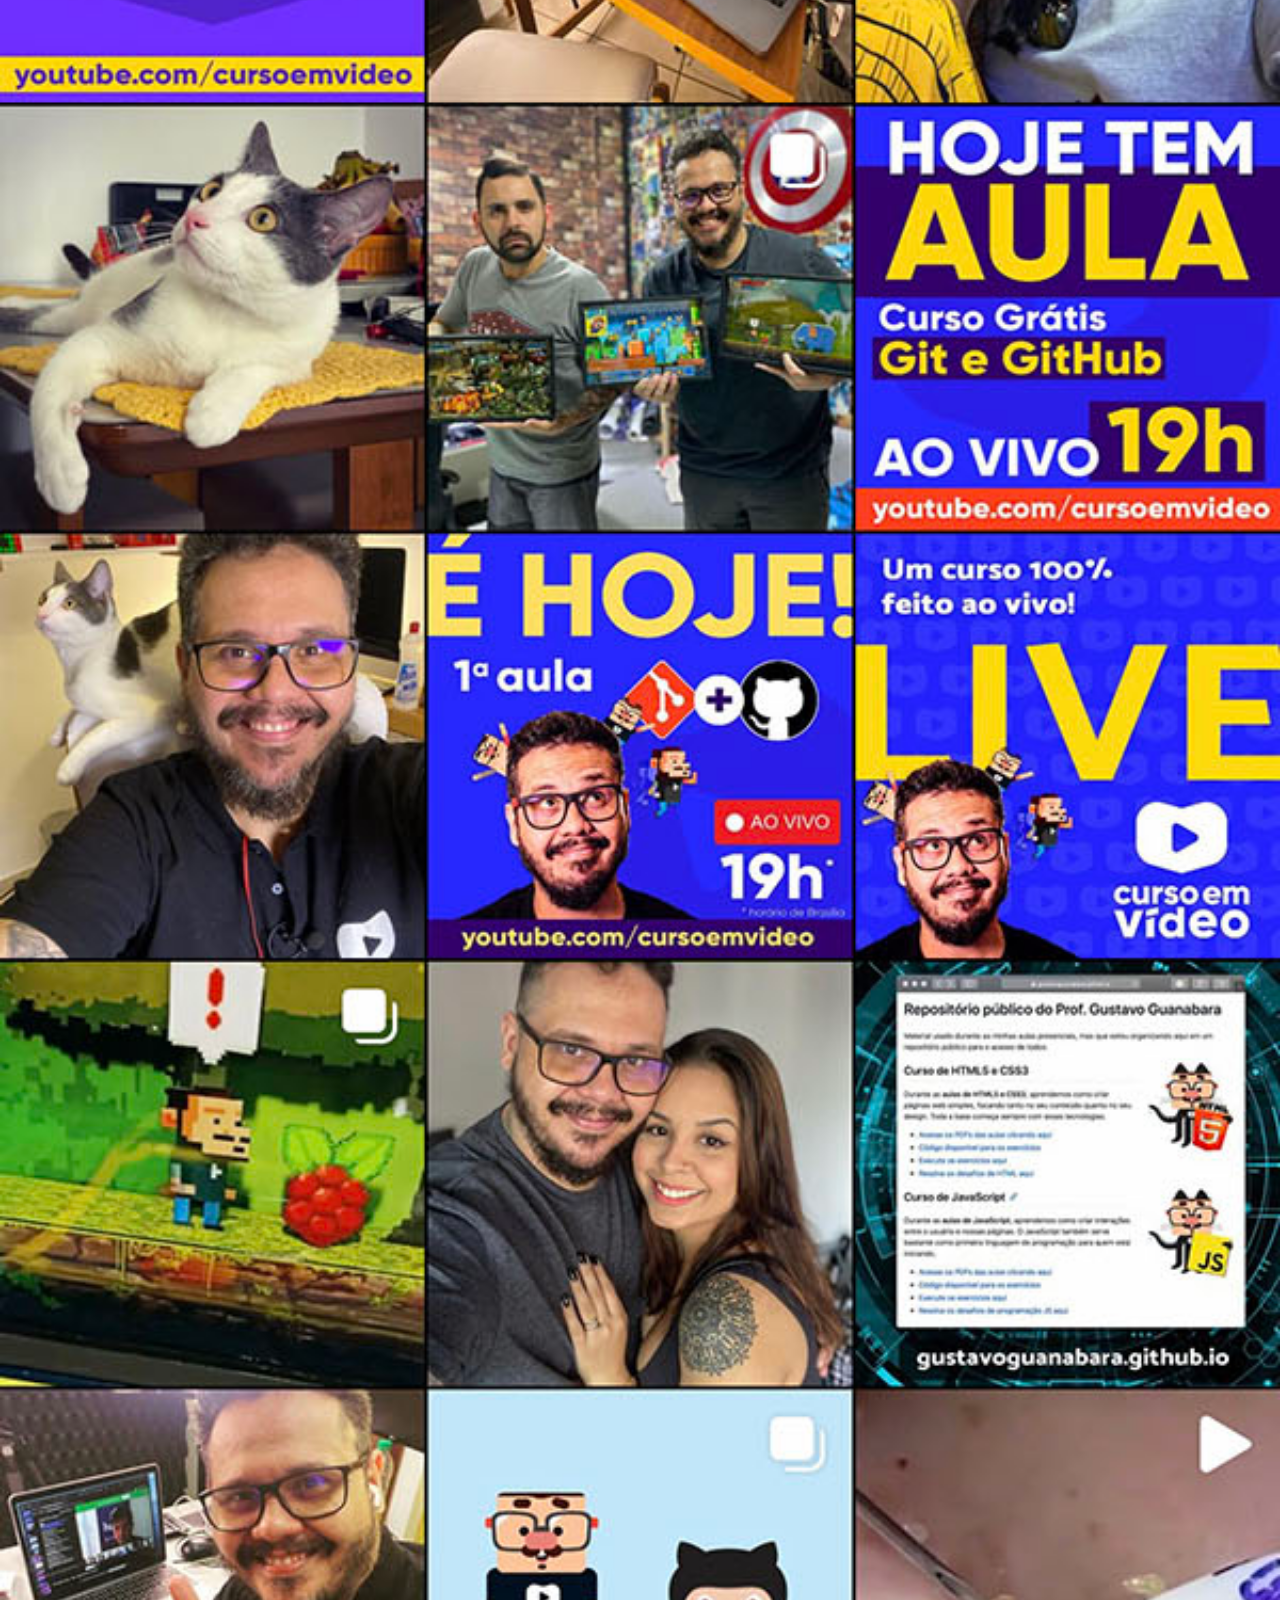
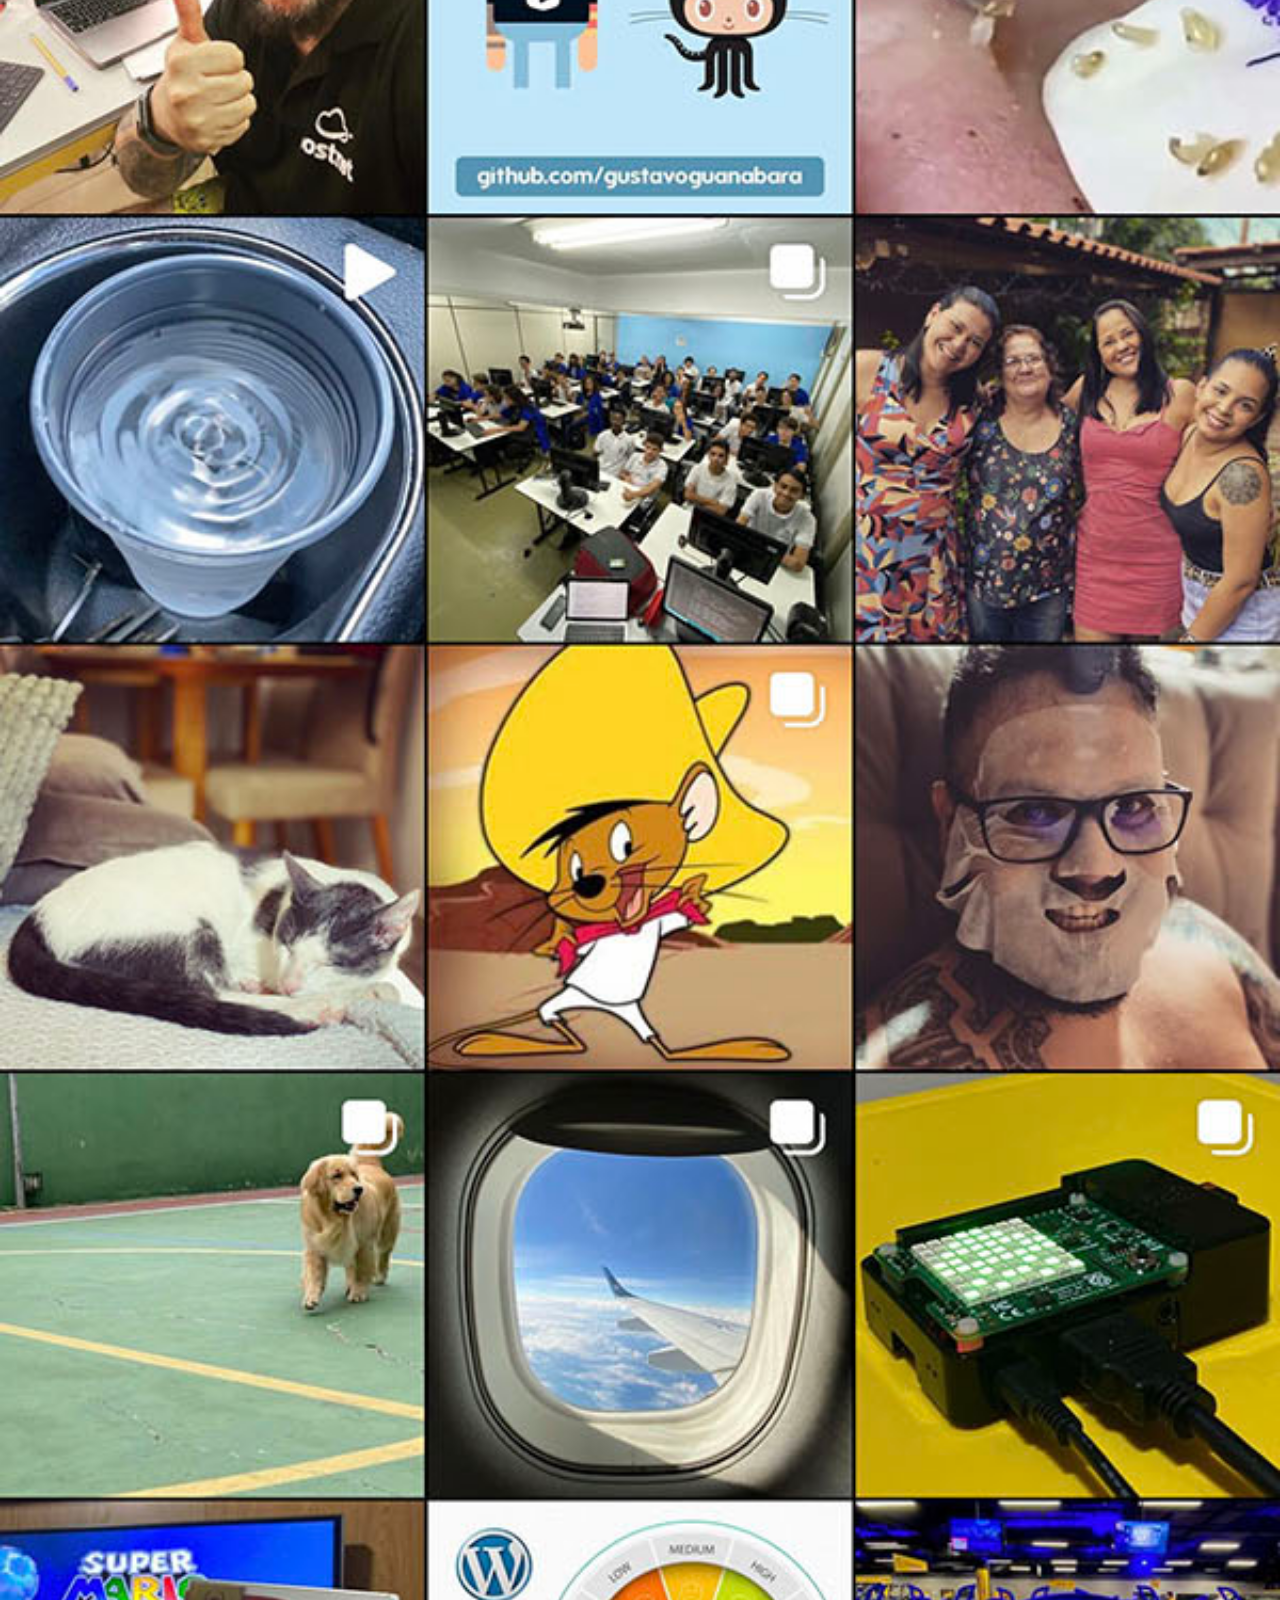
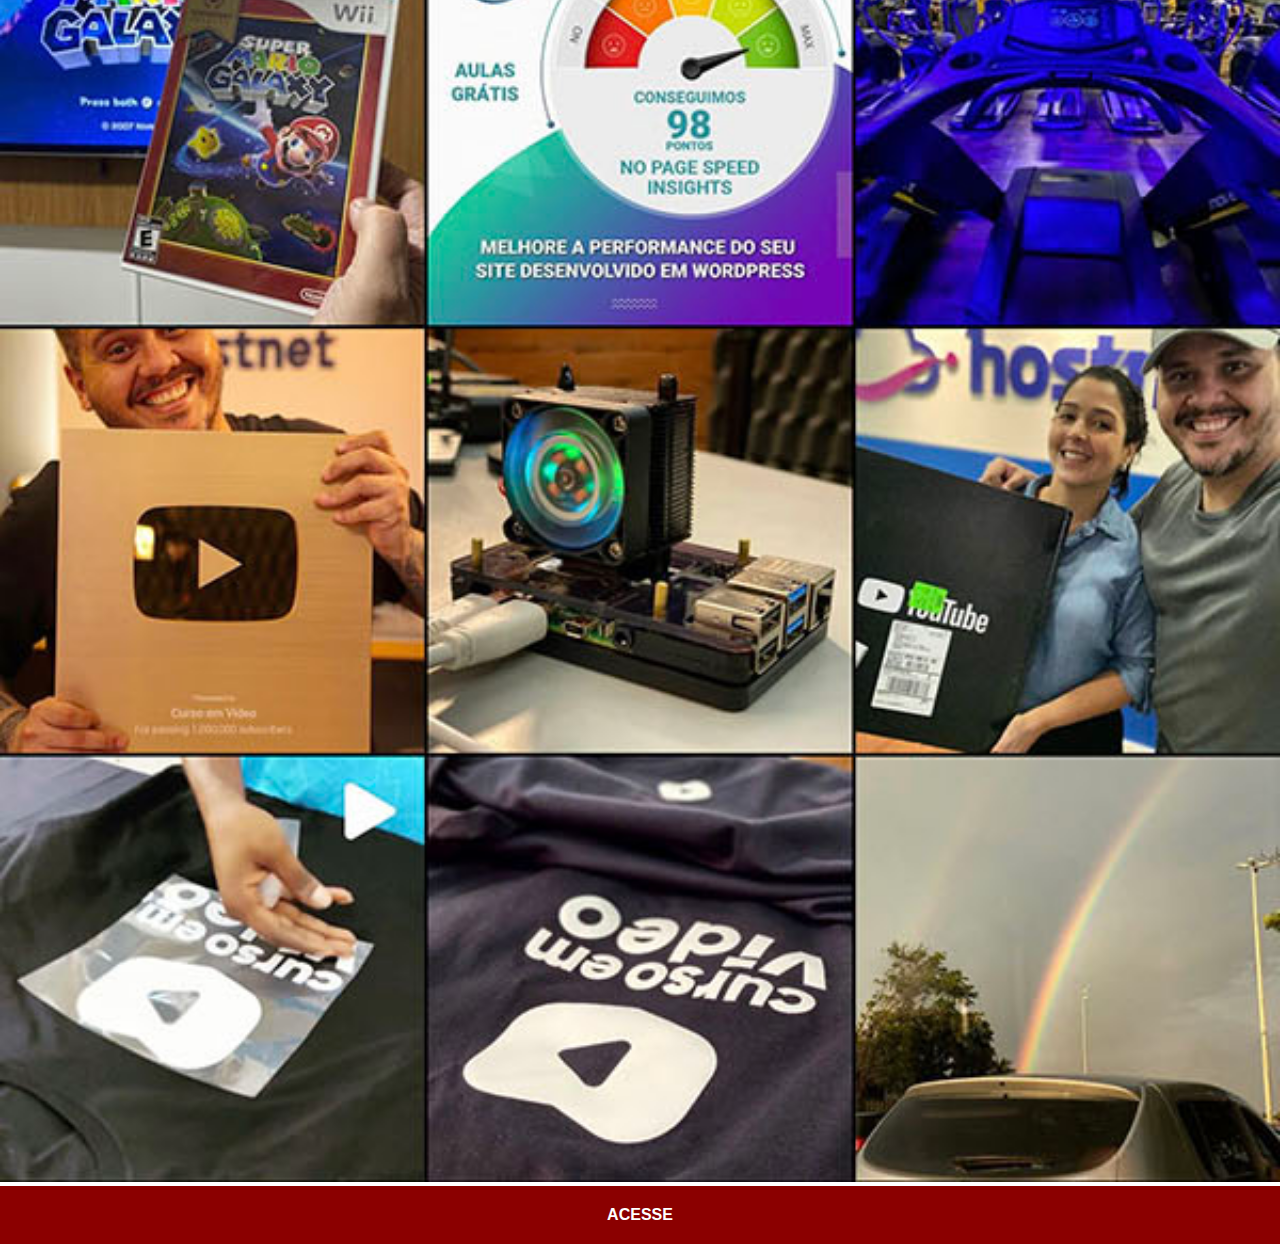
<file: instagram.html>
<!DOCTYPE html>
<html lang="pt-br">
<head>
    <meta charset="UTF-8">
    <meta http-equiv="X-UA-Compatible" content="IE=edge">
    <meta name="viewport" content="width=device-width, initial-scale=1.0">
    <link rel="stylesheet" href="estilos/social.css">
    <title>Instagram</title>
</head>
<body>
    <img src="imagens/tela-instagram.jpg" alt="Instagram">
    <a href="https://www.instagram.com/gustavoguanabara/" target="_blank">ACESSE</a>
</body>
</html>
</file>
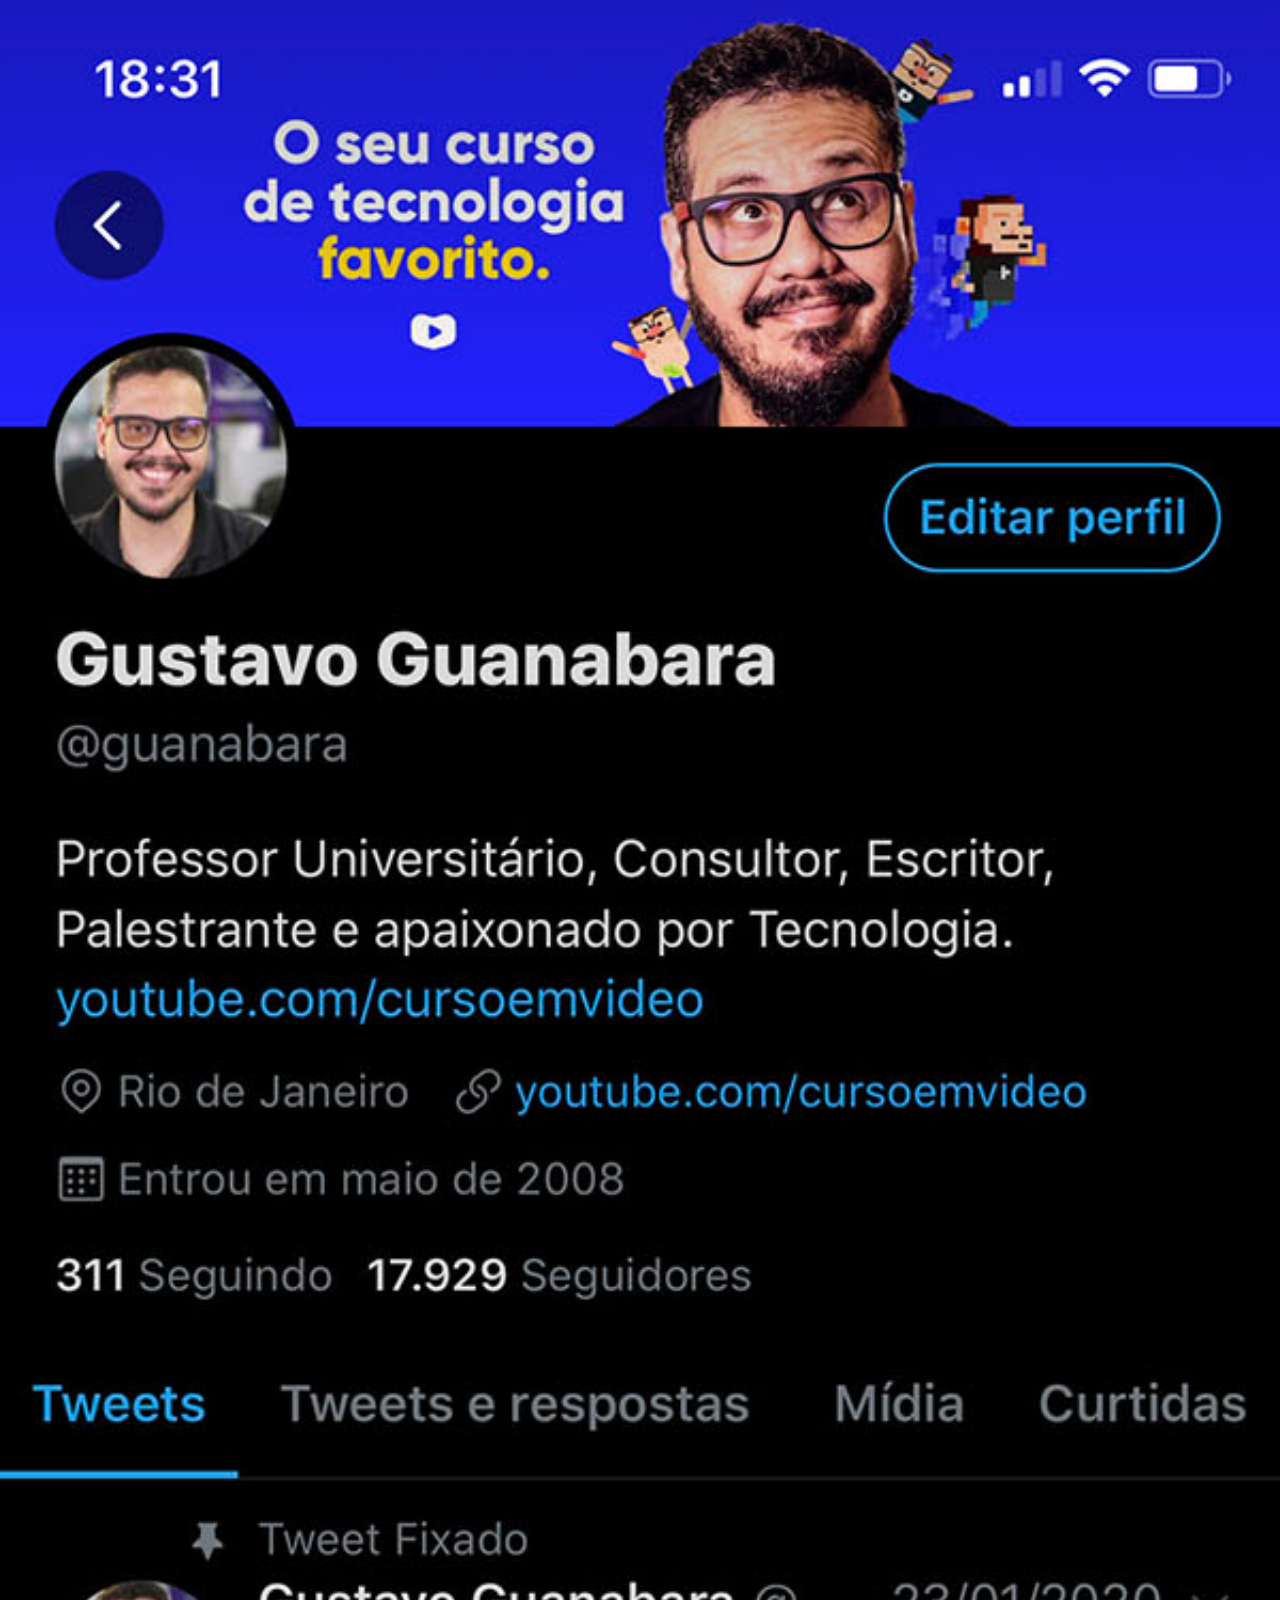
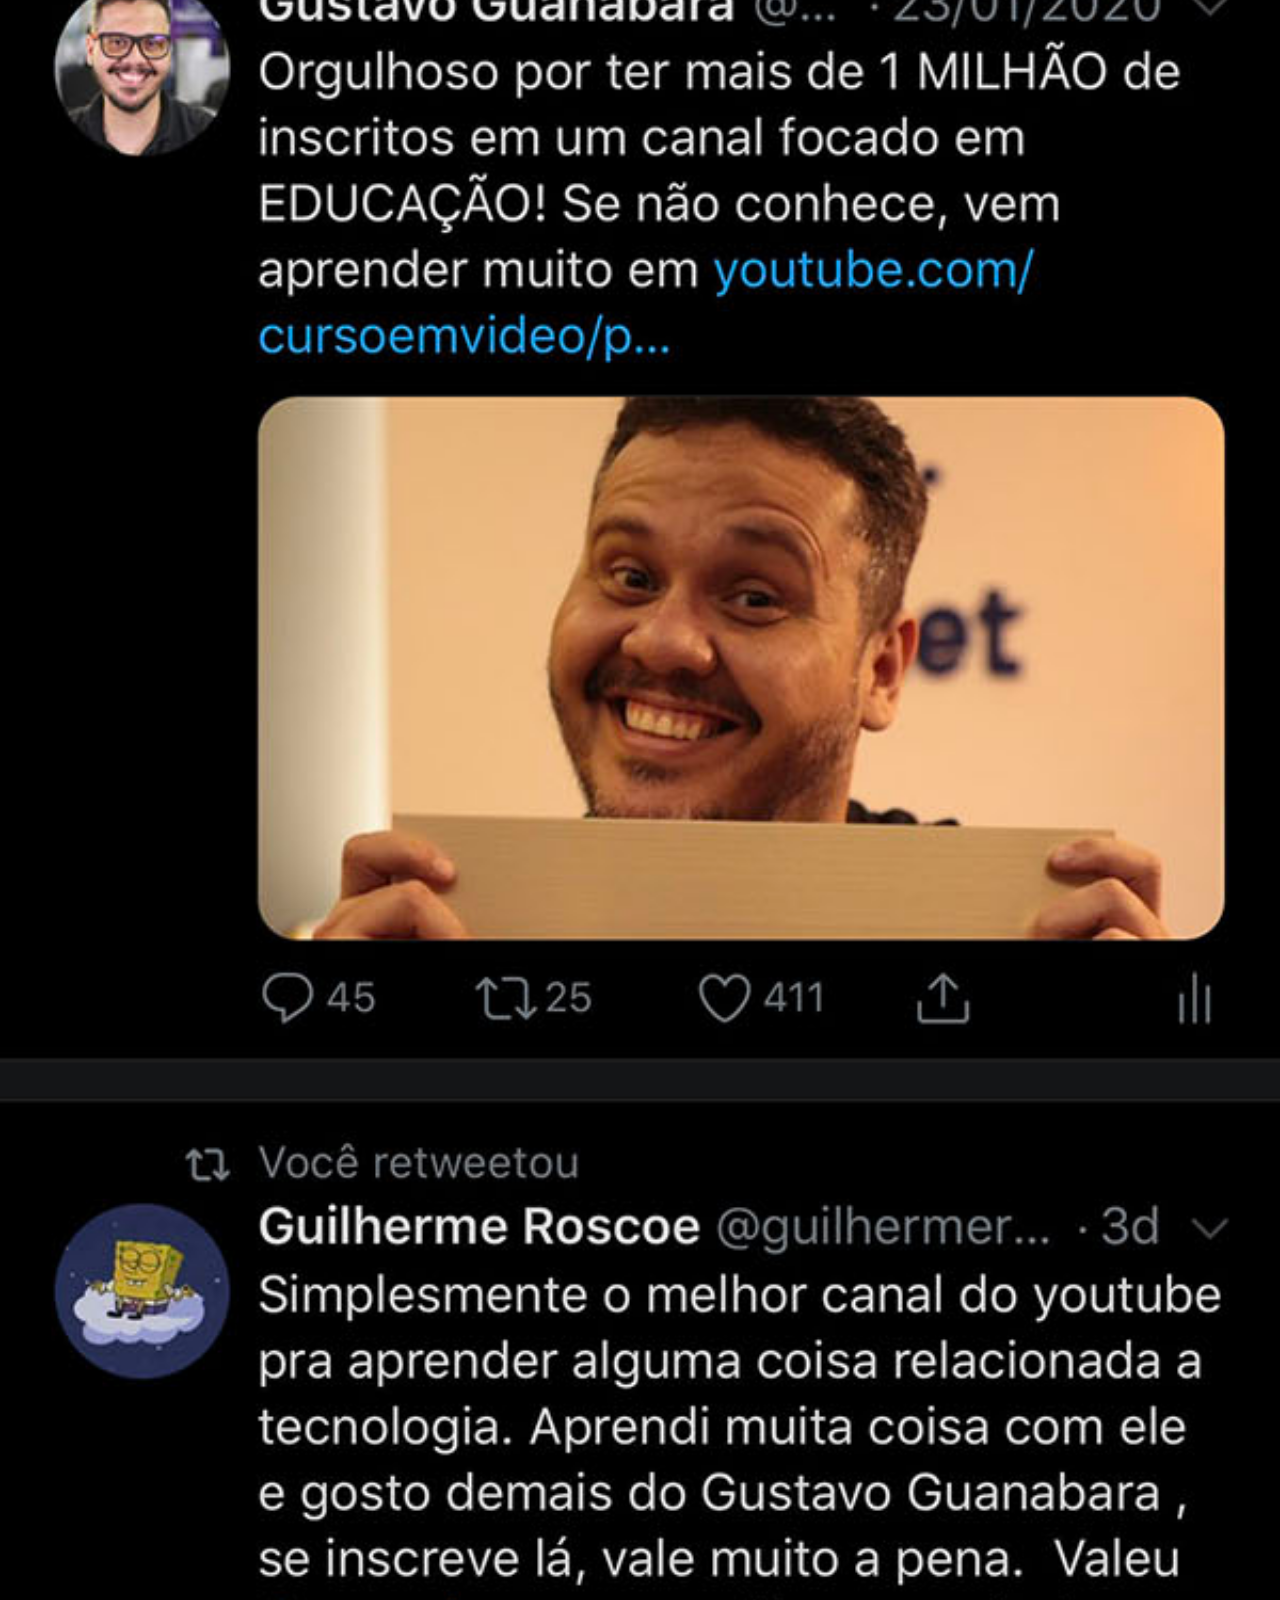
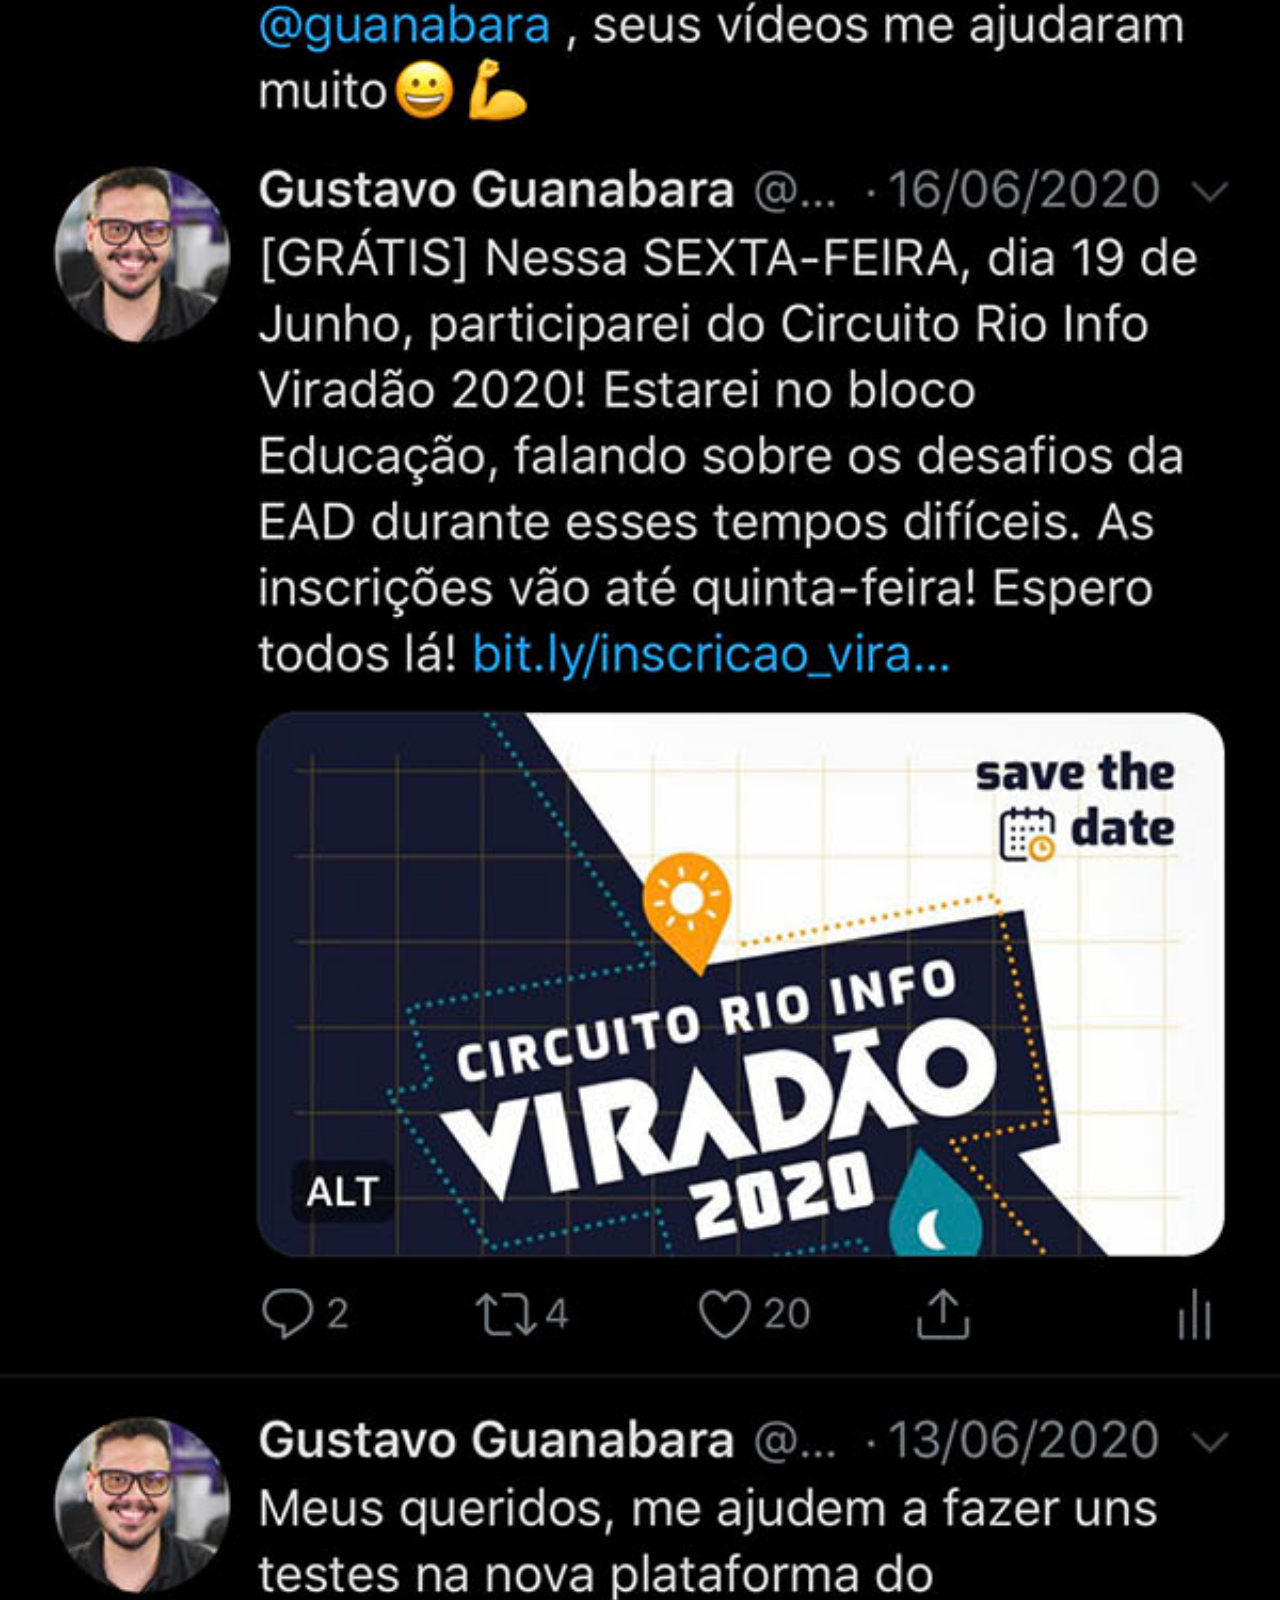
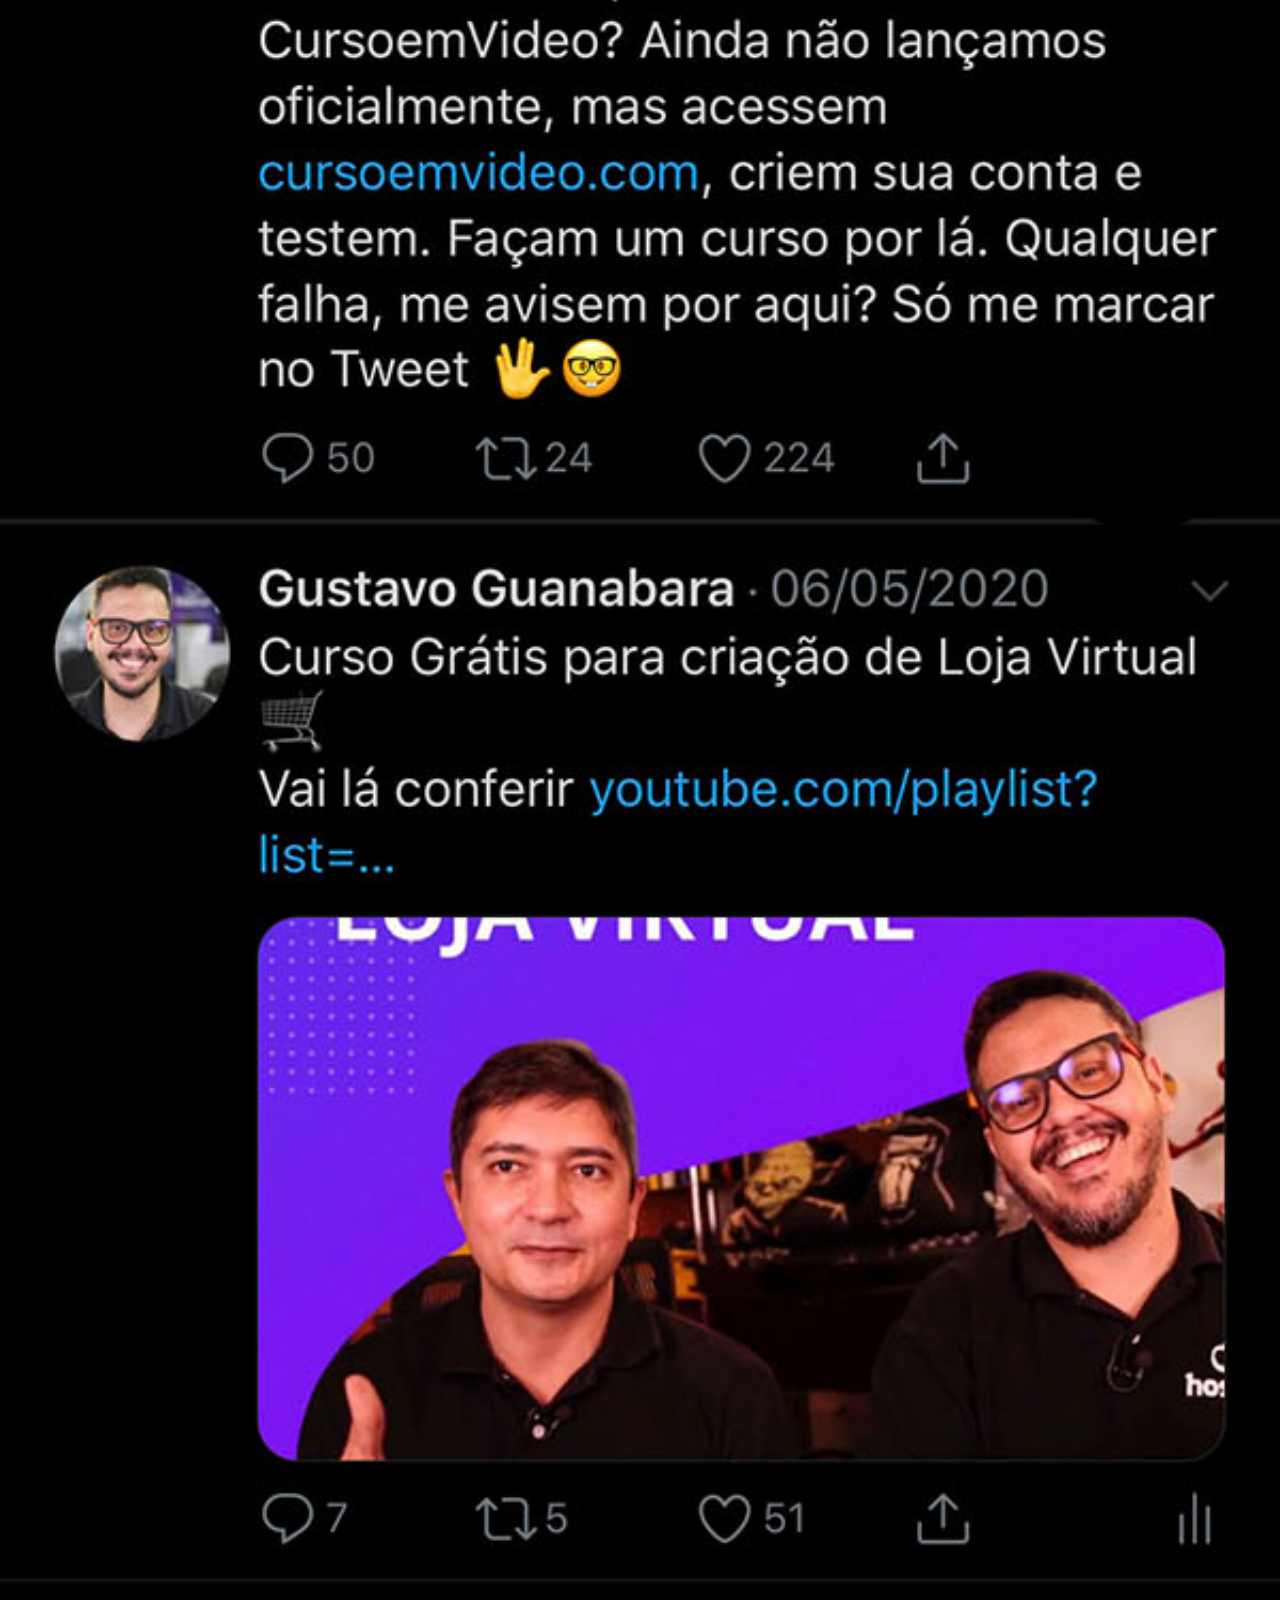
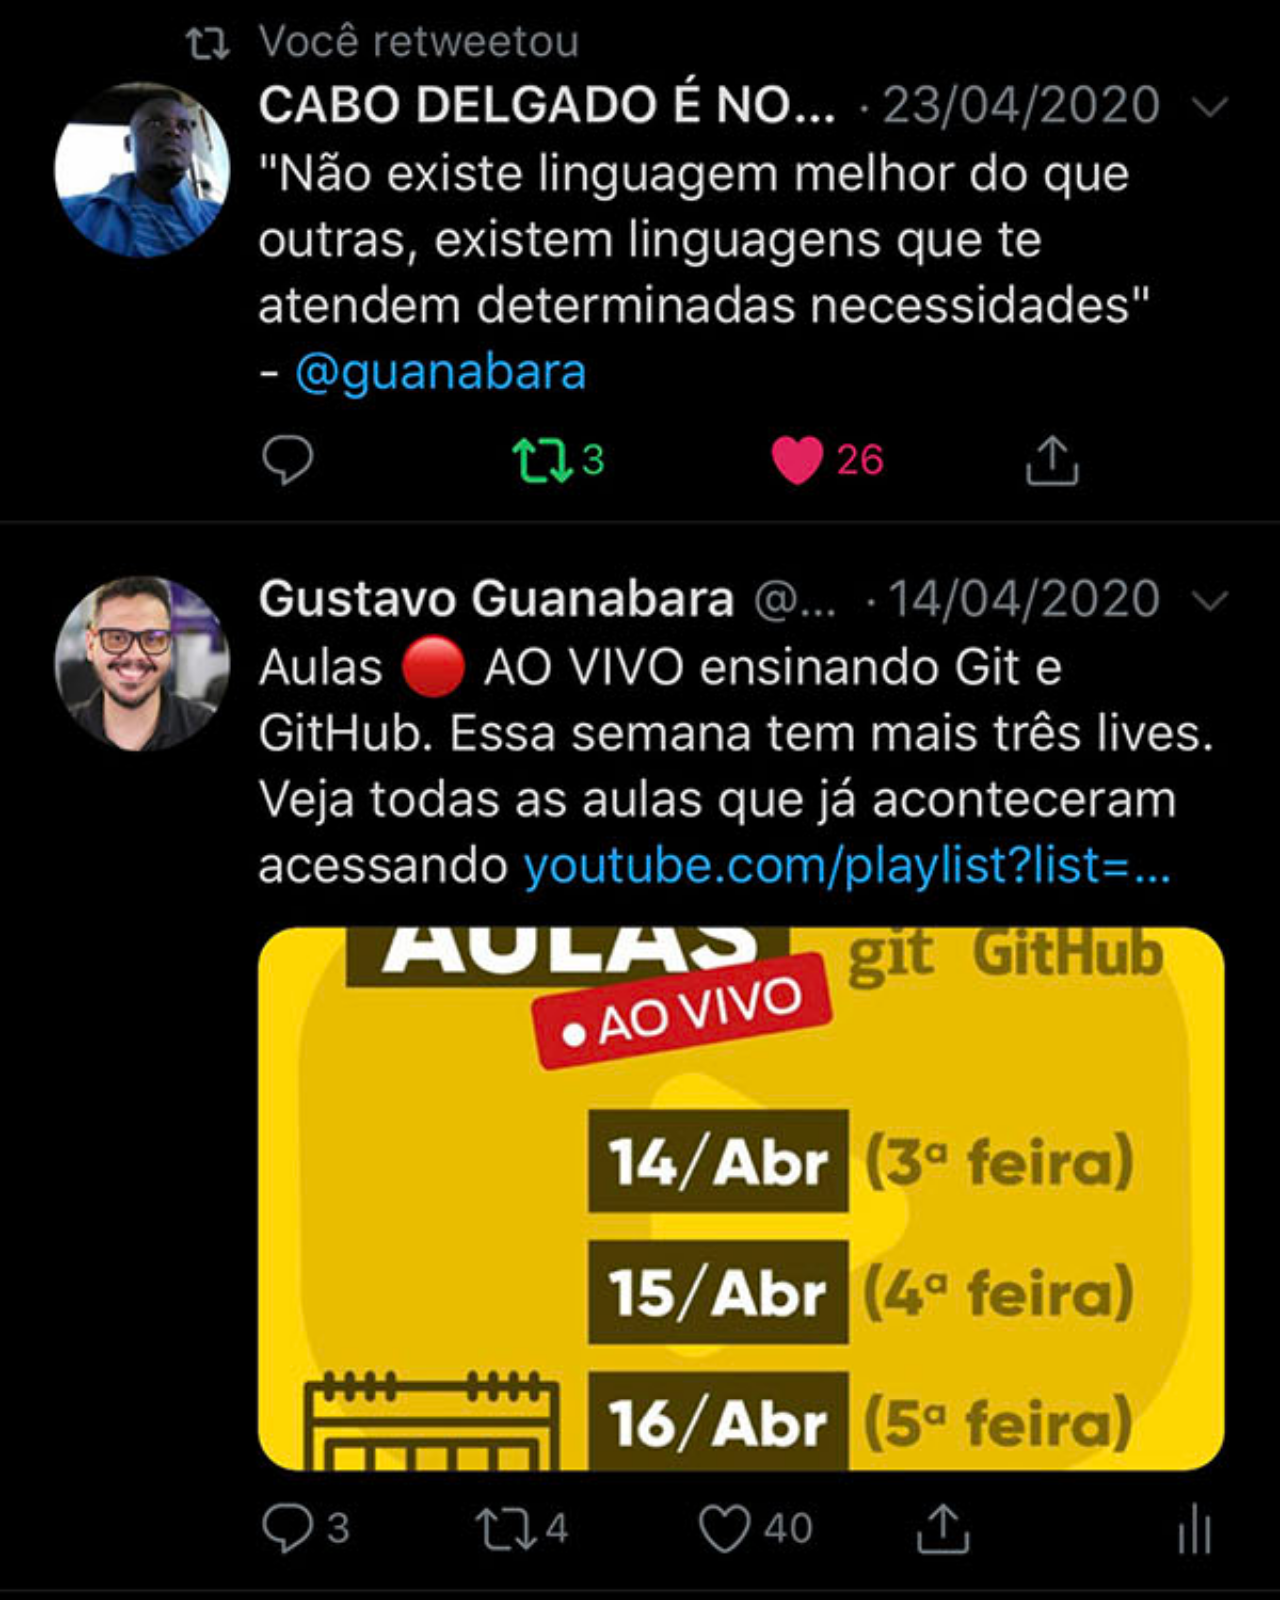
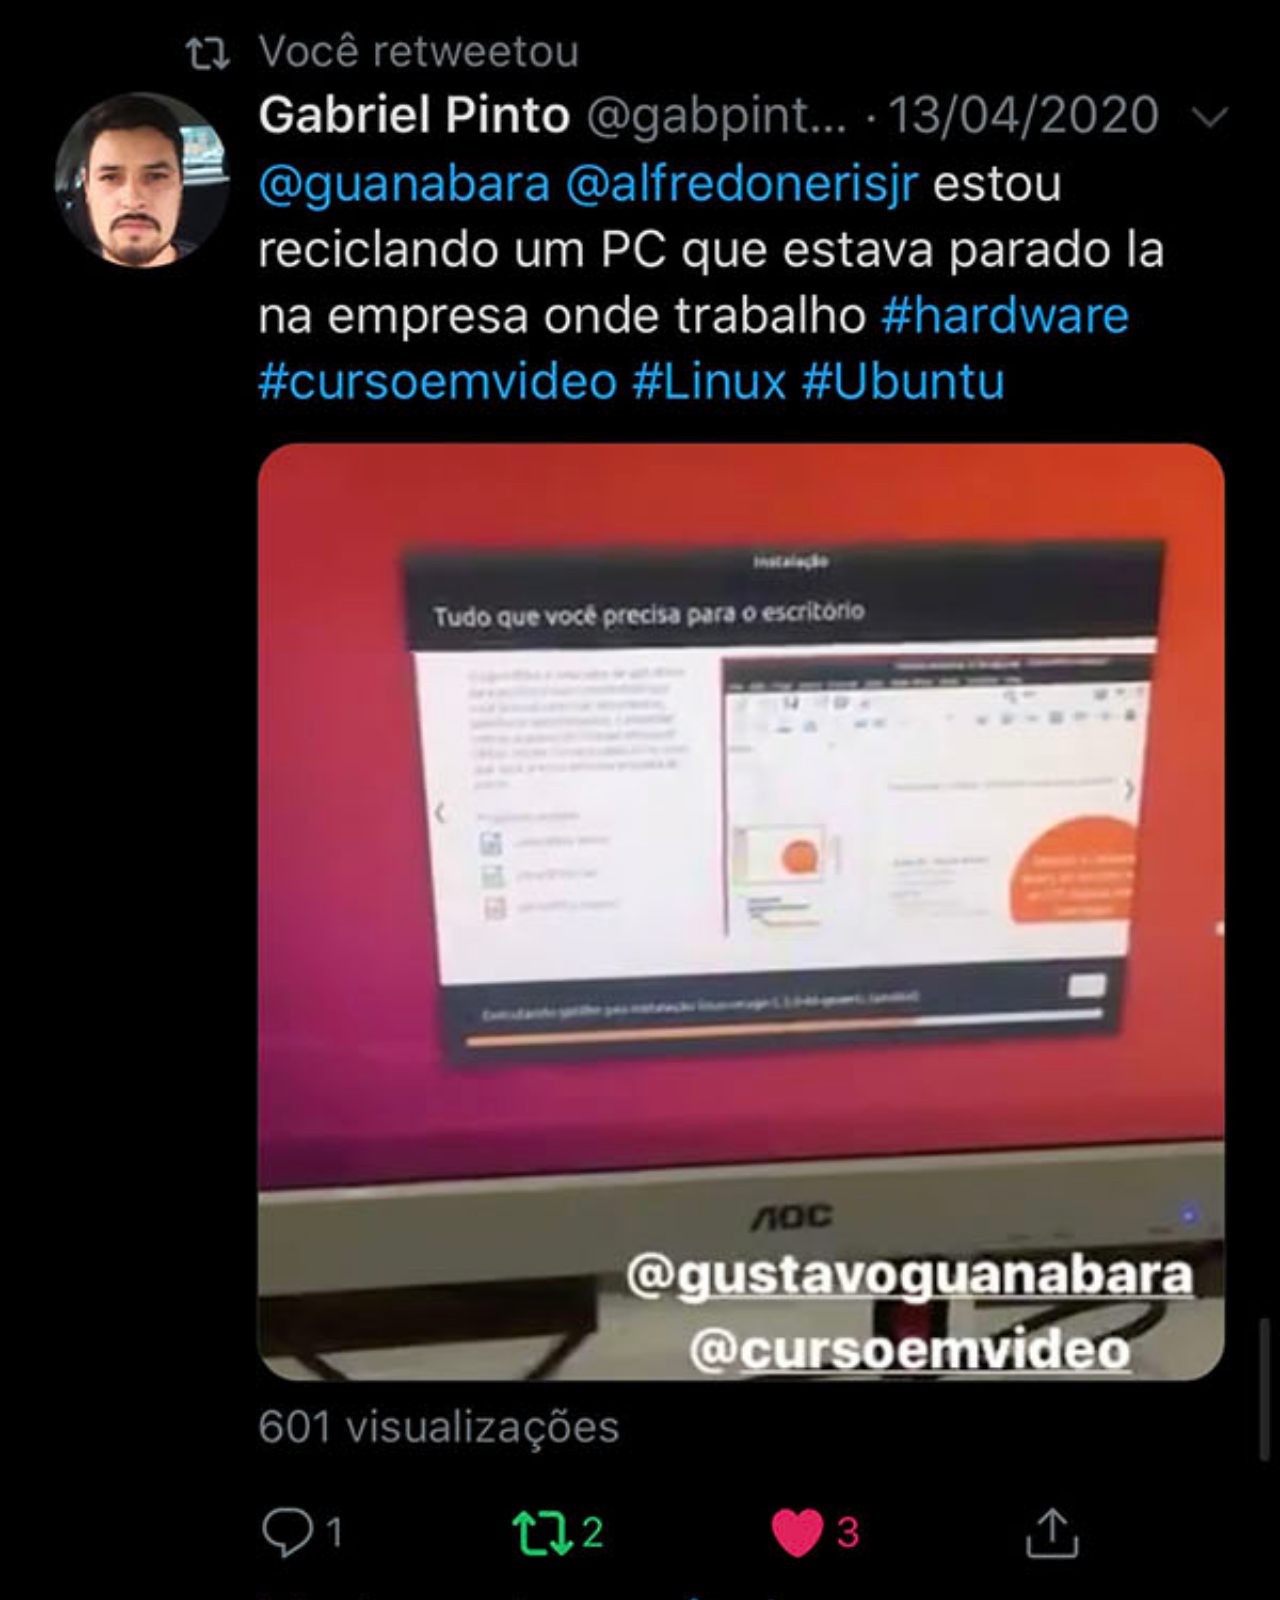
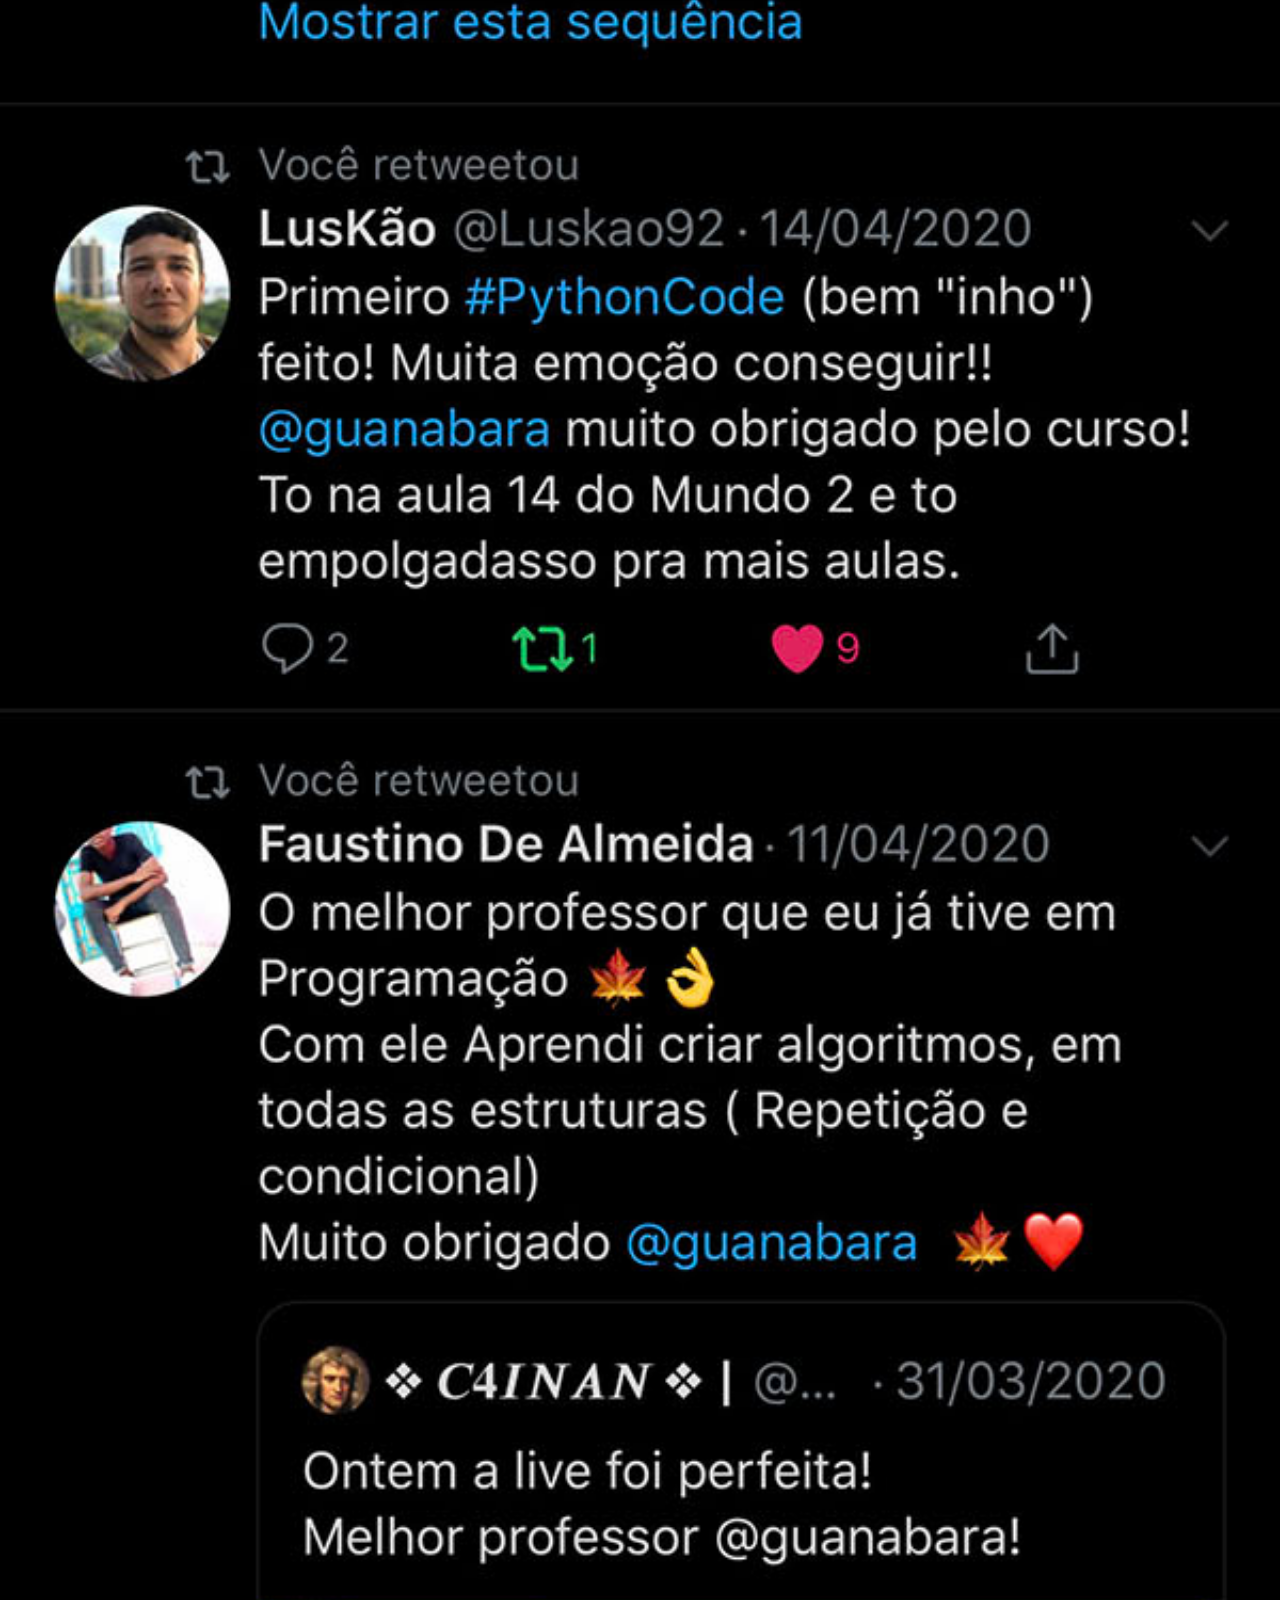
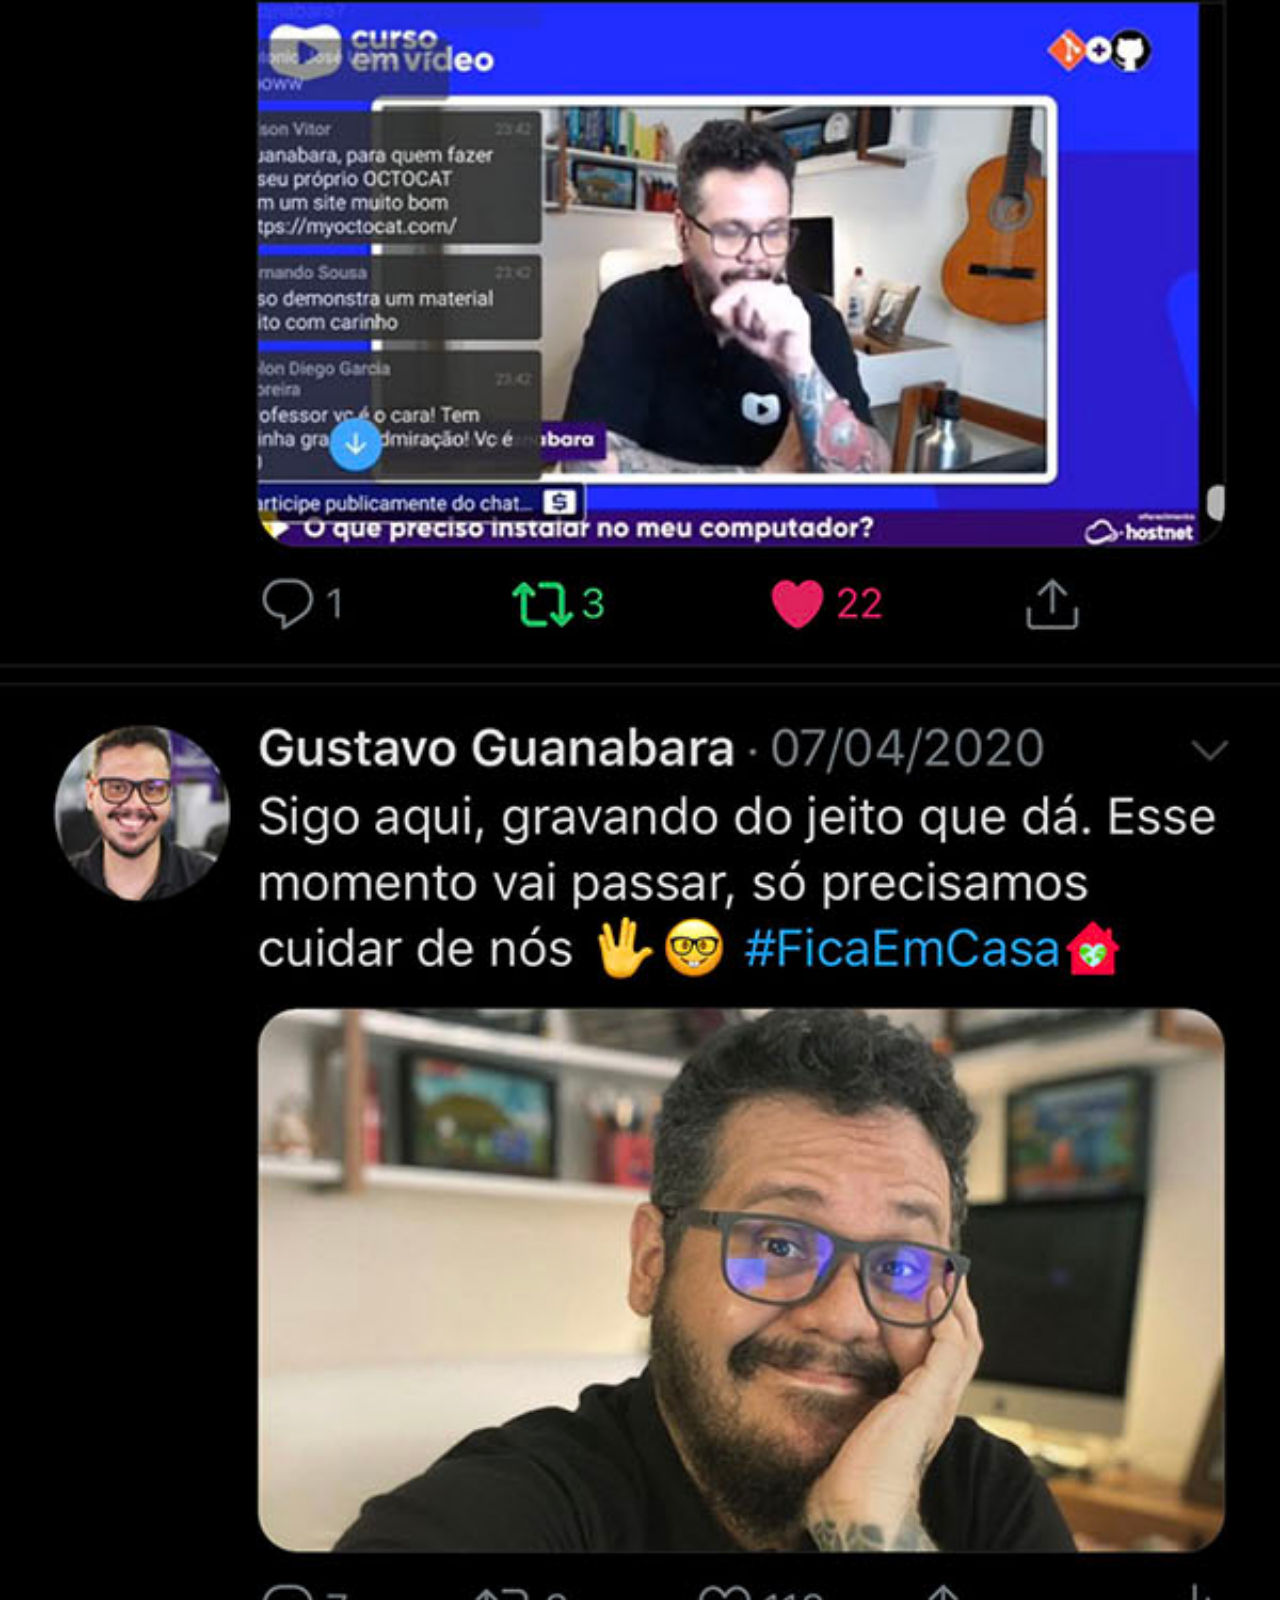
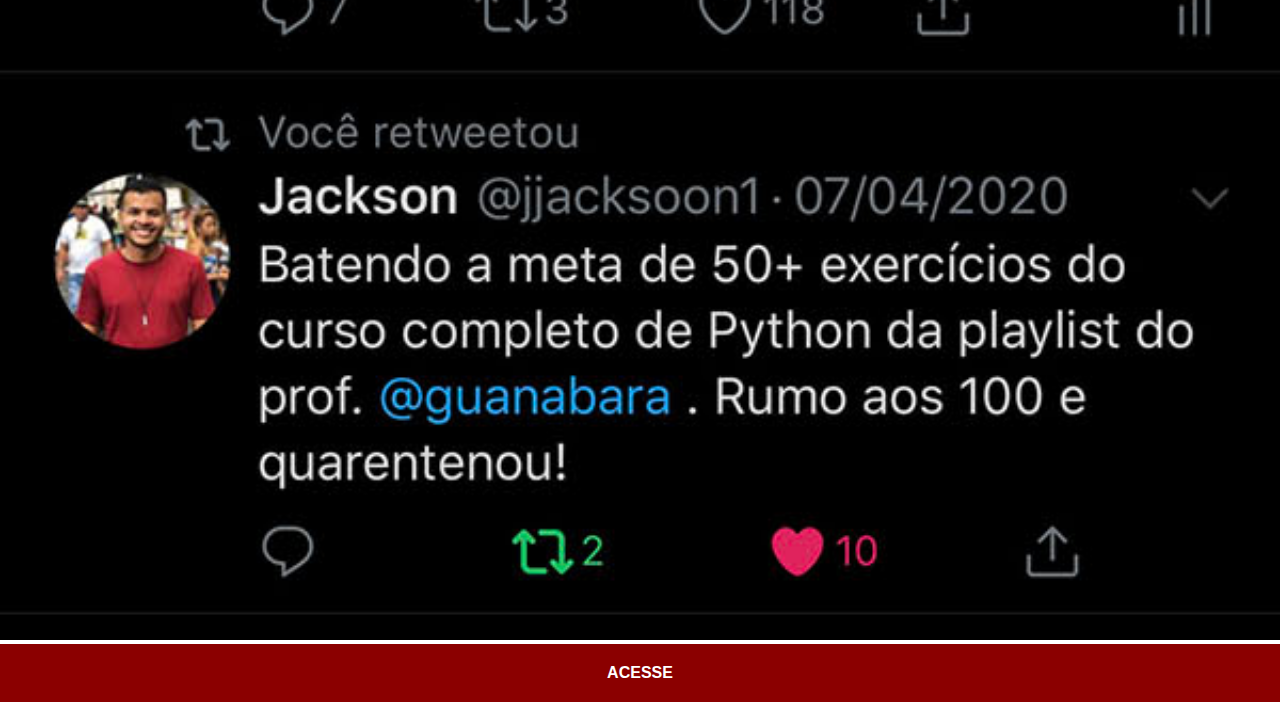
<file: twitter.html>
<!DOCTYPE html>
<html lang="pt-br">
<head>
    <meta charset="UTF-8">
    <meta http-equiv="X-UA-Compatible" content="IE=edge">
    <meta name="viewport" content="width=device-width, initial-scale=1.0">
    <link rel="stylesheet" href="estilos/social.css">
    <title>Twitter</title>
</head>
<body>
    <img src="imagens/tela-twitter.jpg" alt="Twitter">
    <a href="https://twitter.com/guanabara">ACESSE</a>
</body>
</html>
</file>
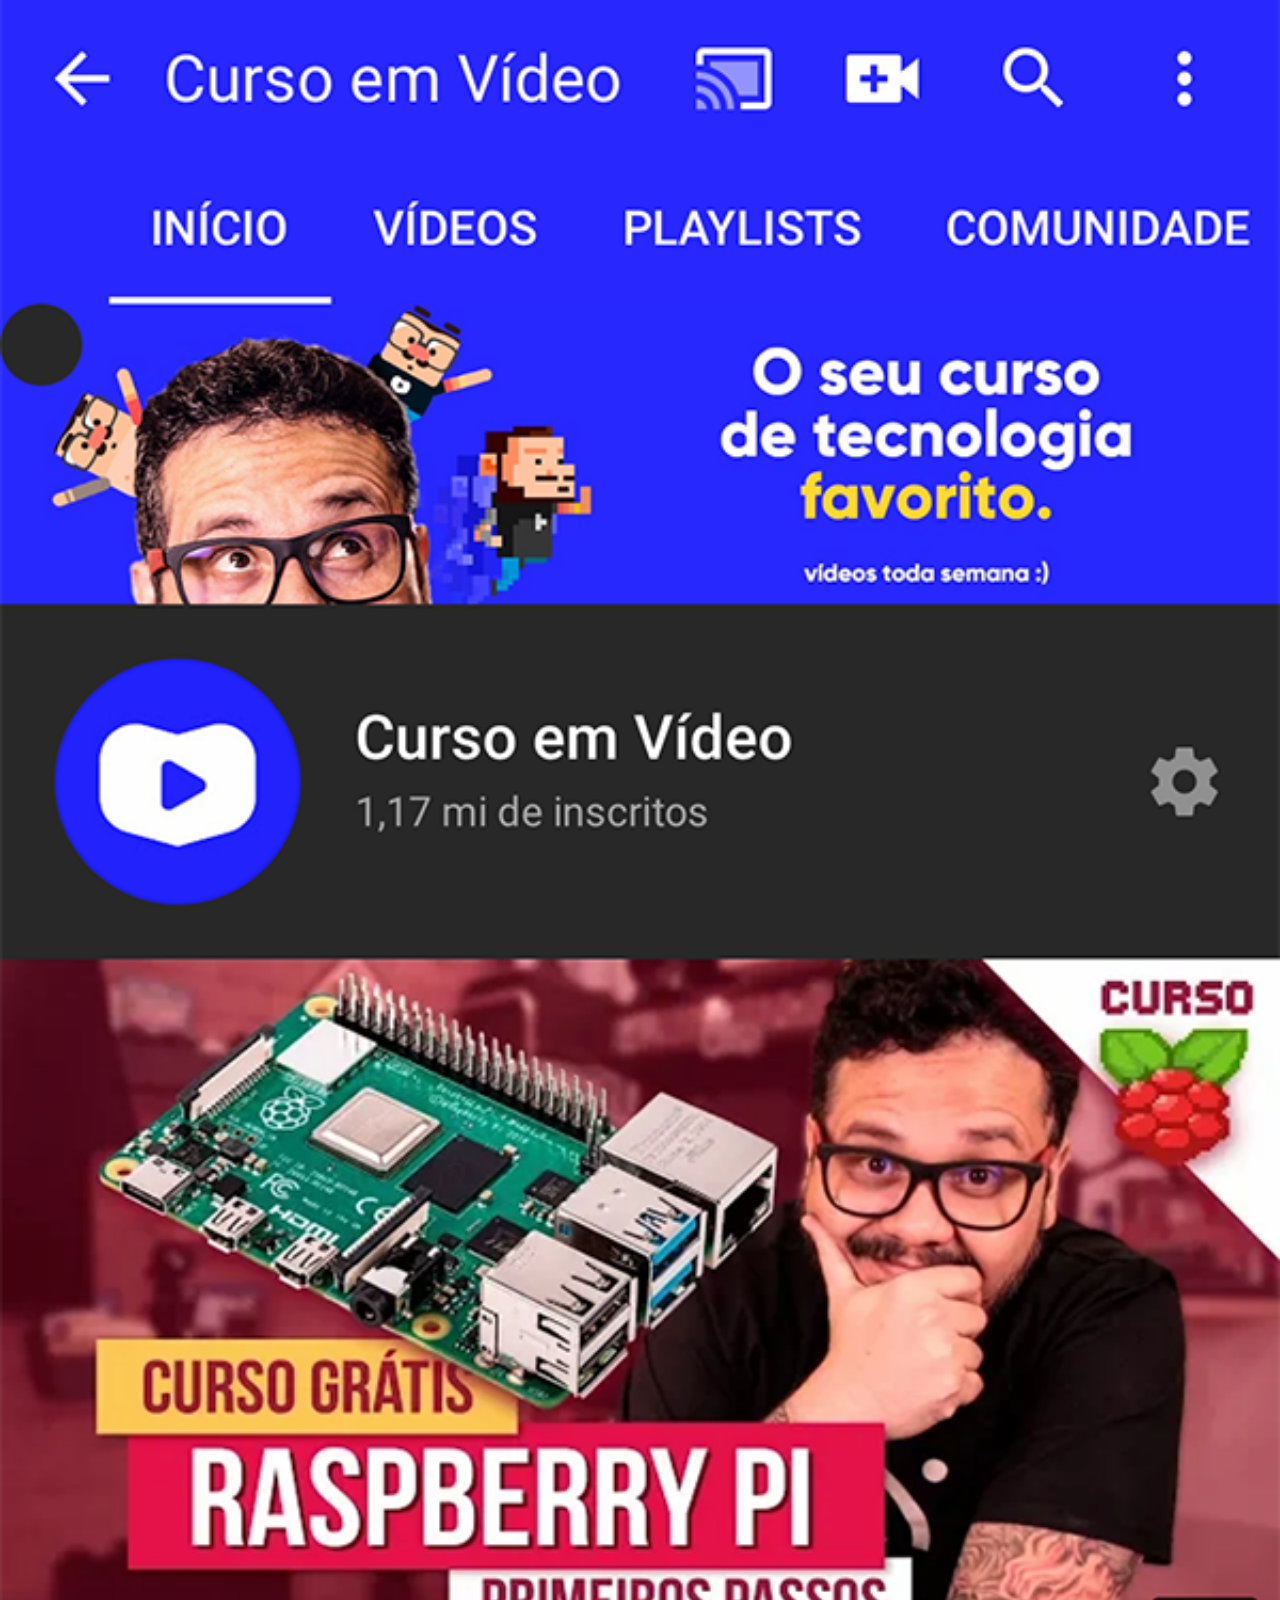
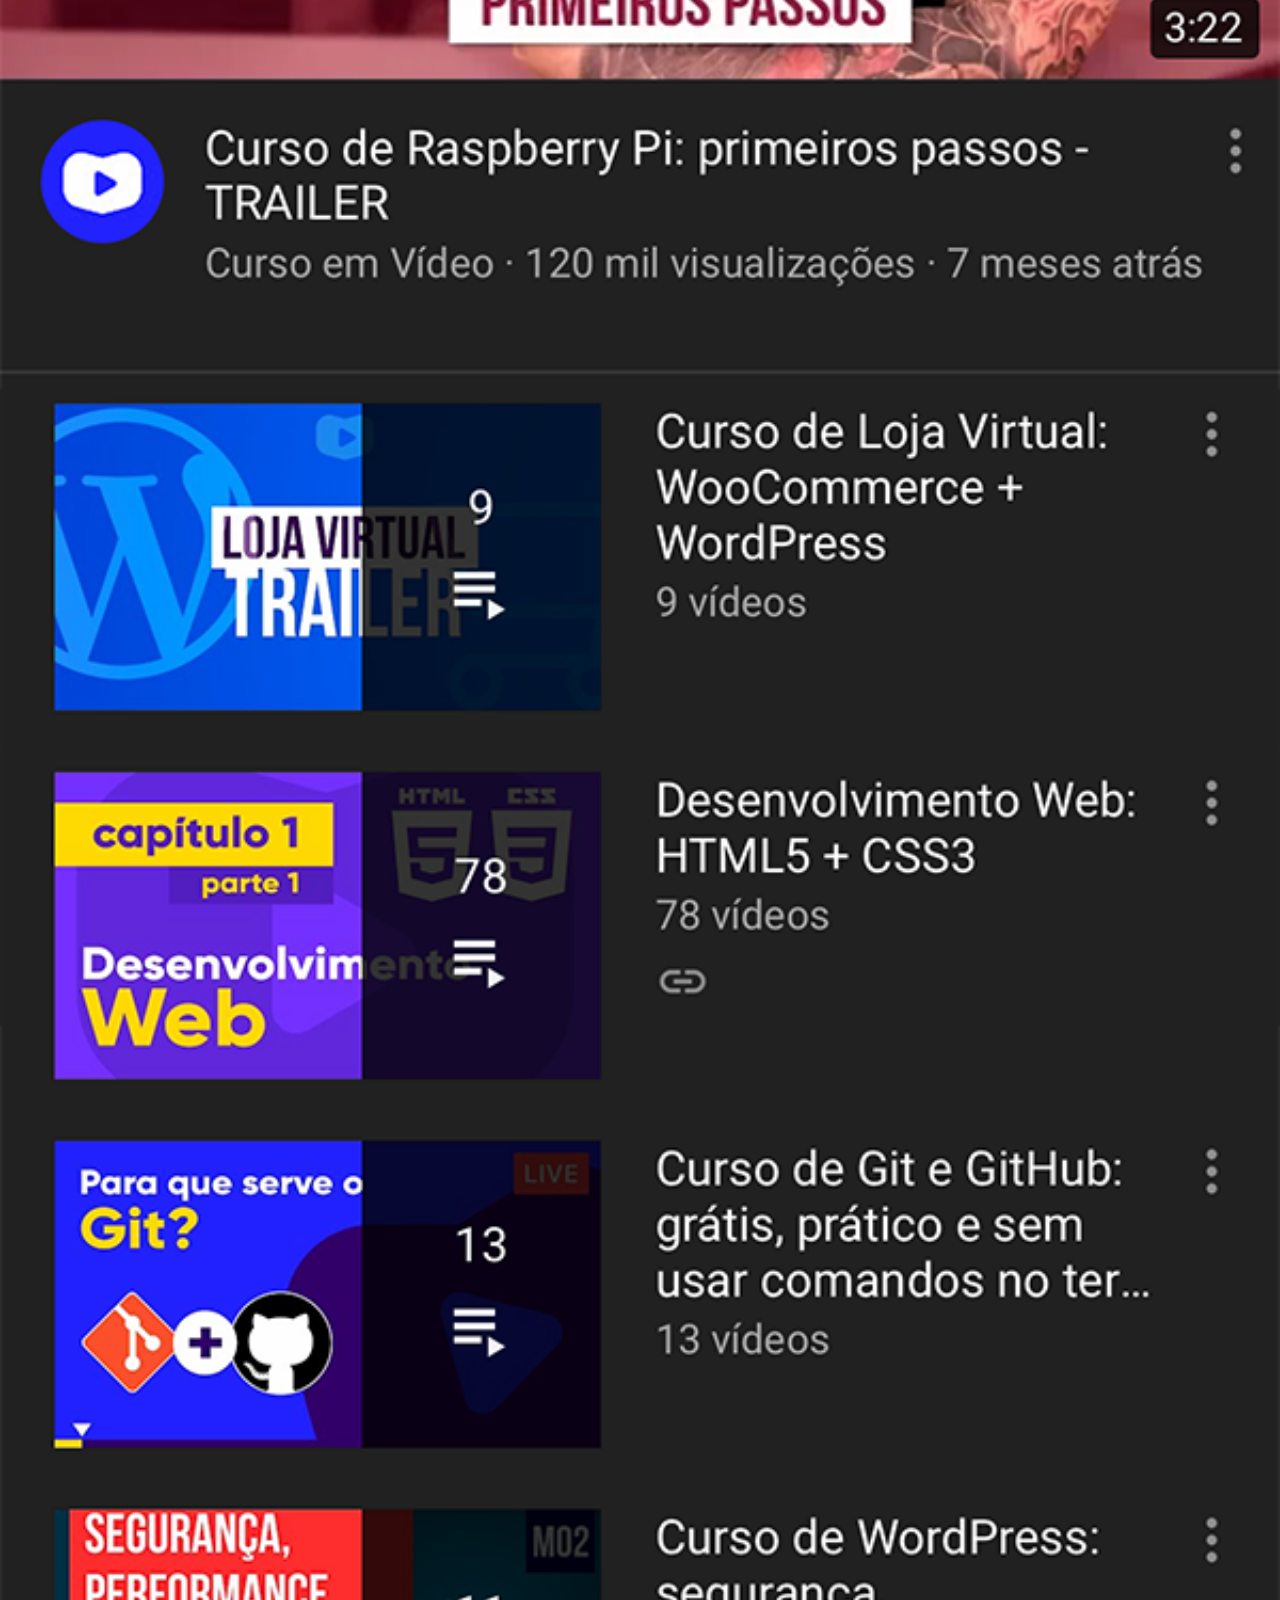
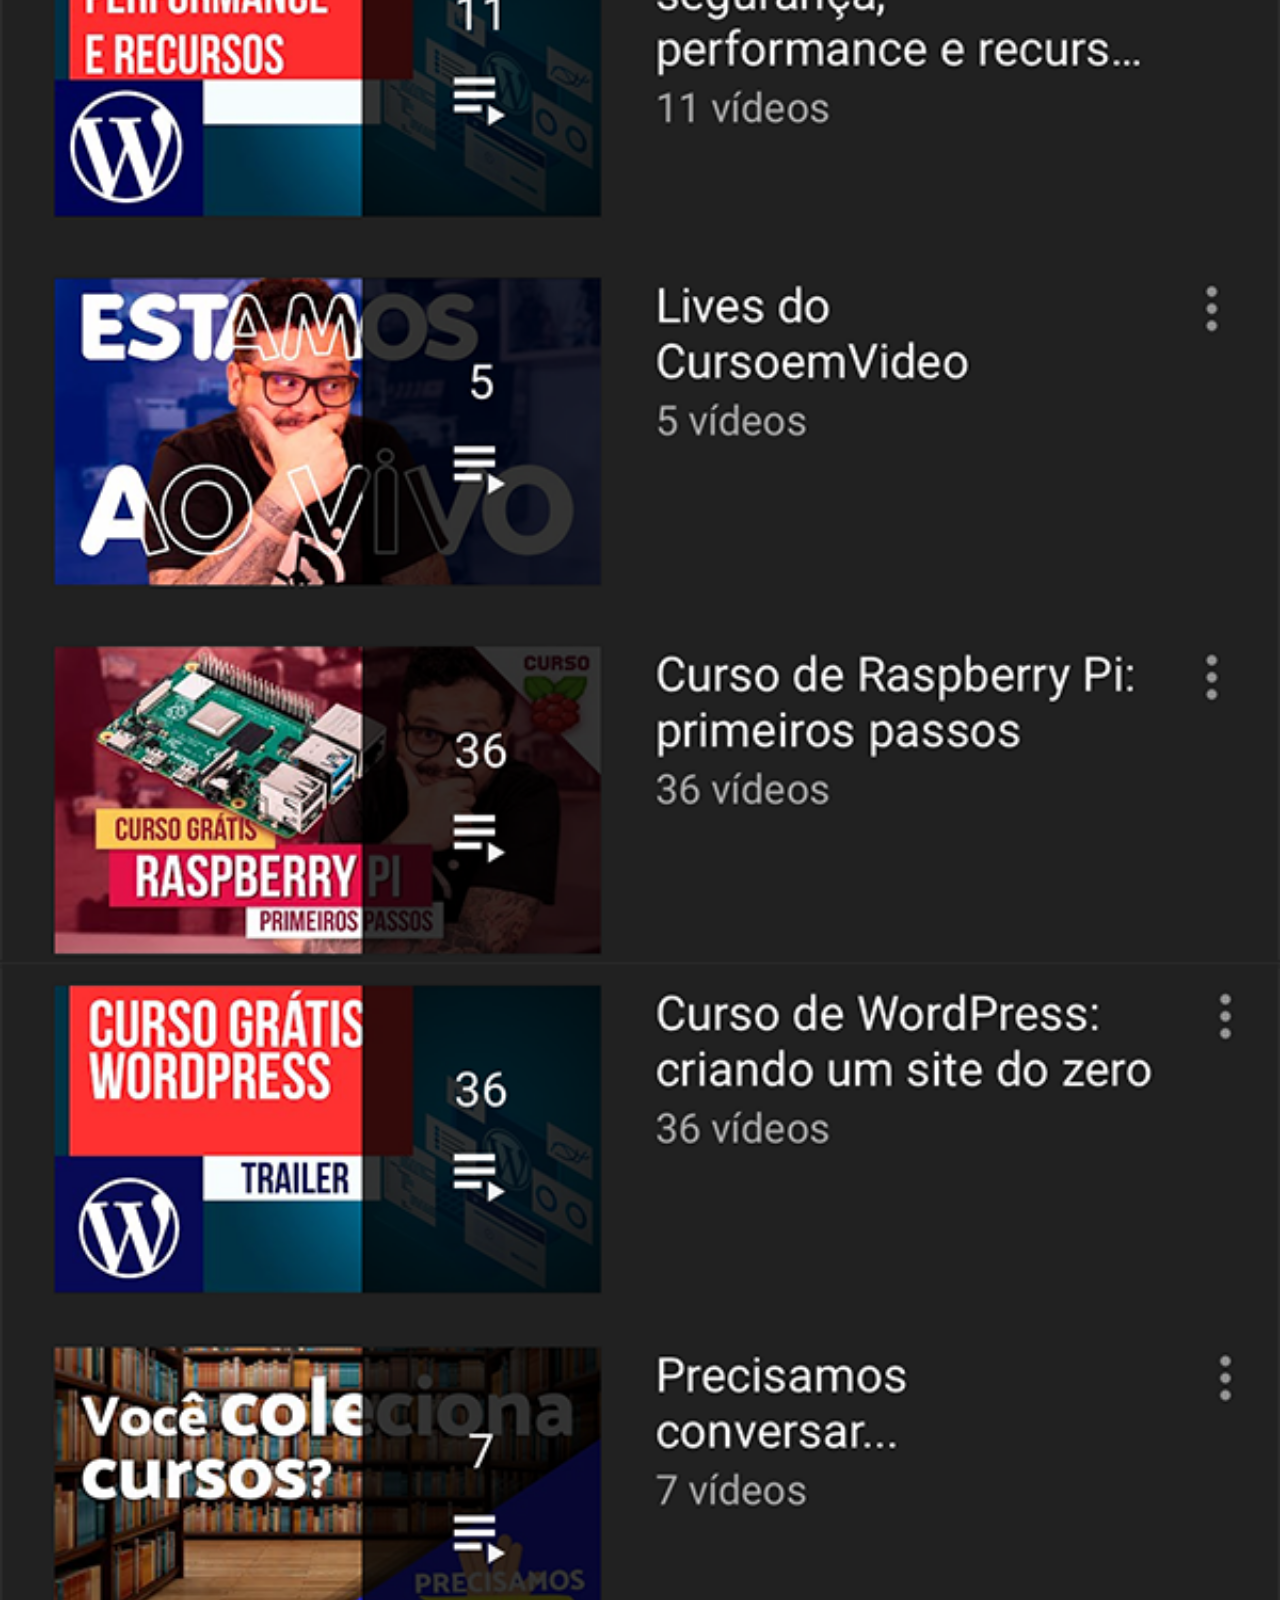
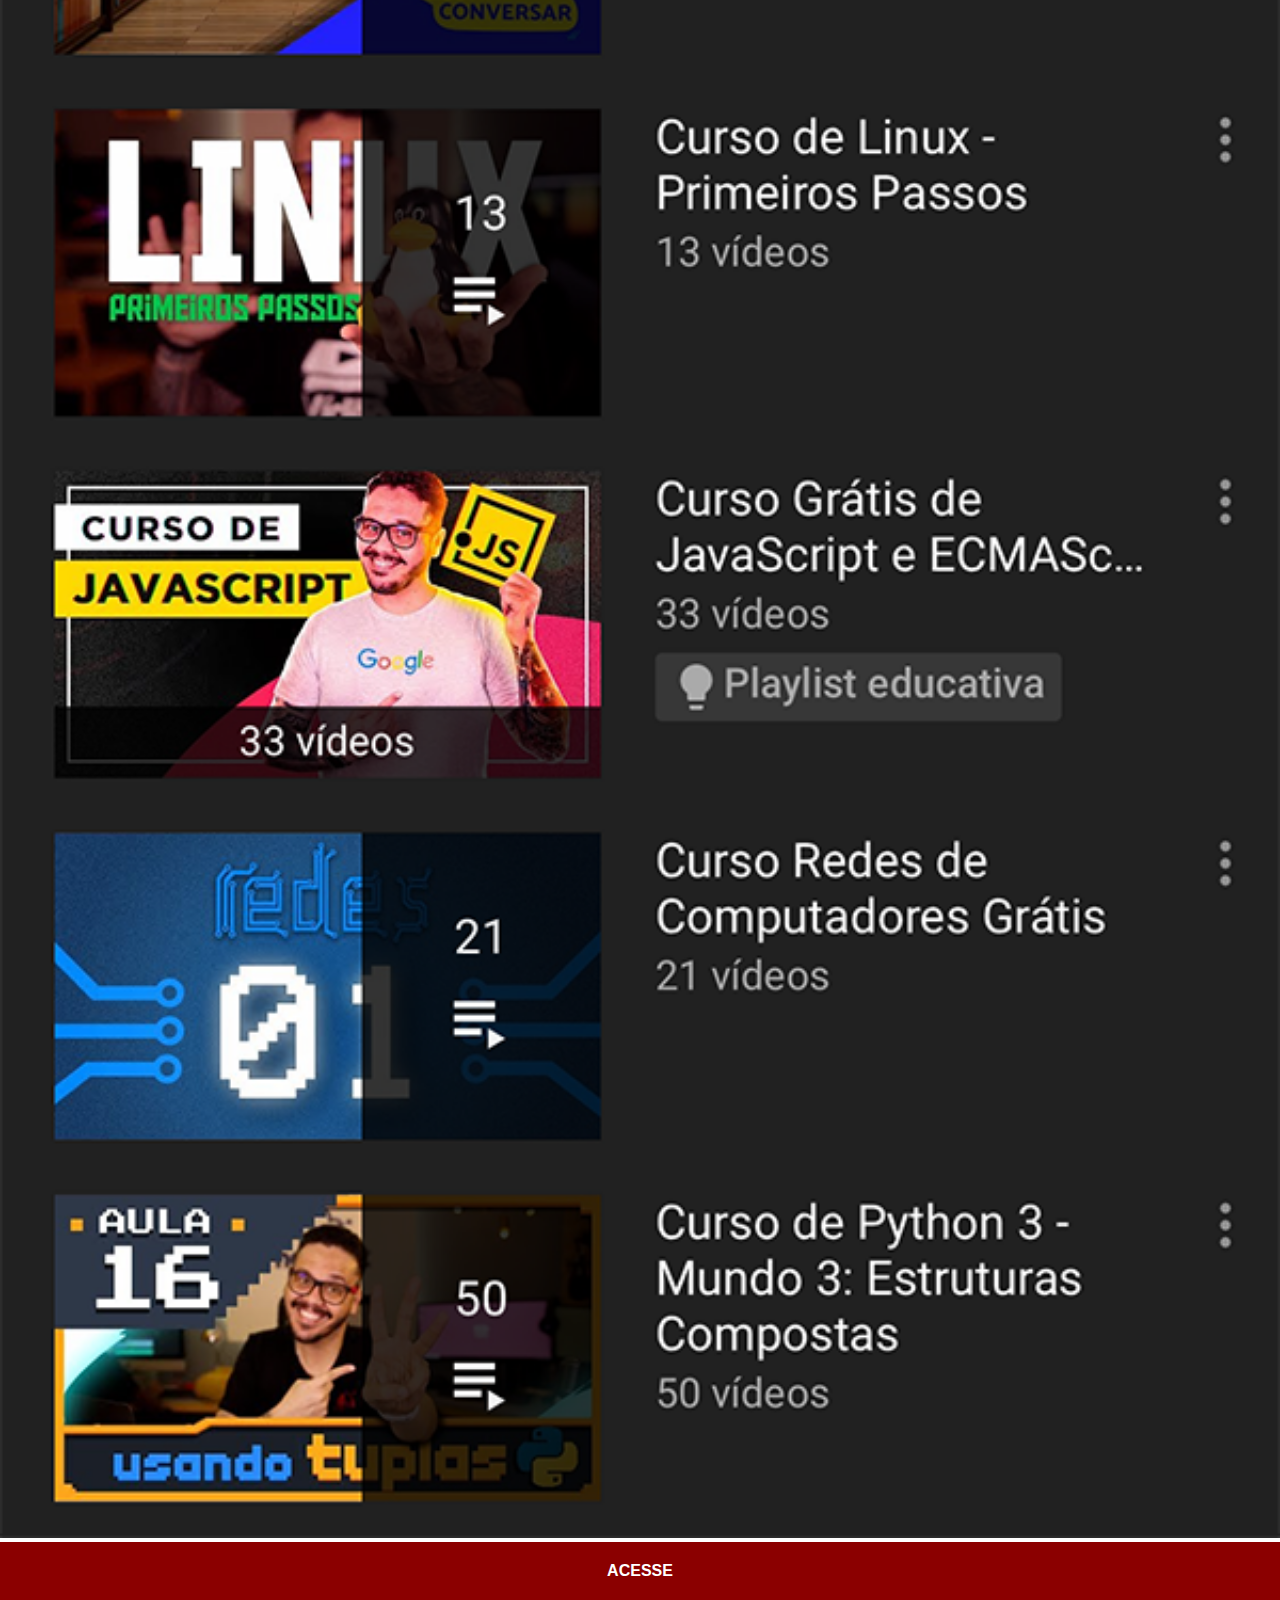
<file: youtube.html>
<!DOCTYPE html>
<html lang="pt-br">
<head>
    <meta charset="UTF-8">
    <meta http-equiv="X-UA-Compatible" content="IE=edge">
    <meta name="viewport" content="width=device-width, initial-scale=1.0">
    <link rel="stylesheet" href="estilos/social.css">
    <title>Youtube</title>
</head>
<body>
    <img src="imagens/tela-youtube.png" alt="Youtube">
    <a href="https://www.youtube.com/c/CursoemV%C3%ADdeo/playlists" target="_blank">ACESSE</a>
</body>
</html>
</file>
<file: estilos/style.css>
@charset "UTF-8";

*{
    margin: 0px;
    padding: 0px;
    font-family: Helvetica, sans-serif;
}

html, body {
    height: 100vh;
    width: 100vw;
    background-color: black;
}

body {
    background: url('../imagens/fundo-madeira.jpg') no-repeat top center;
    background-size: cover;
    background-attachment: fixed;
}

main {
    position: relative;
    height: 100vh;

}

section#telefone {
    position: absolute;
    top: 50%;
    left: 50%;
    transform: translate(-50%, -50%);

    height: 627px;
    width: 311px;
    background: url('../imagens/frame-iphone.png') no-repeat;
}

iframe#tela {
    position: relative;
    top: 82px;
    left: 23px;
    width: 265px;
    height: 468px;
}

section#redes-sociais {
    text-align: right;
}

section#redes-sociais img {
    width: 50px;
    height: 50px;
    margin: 10px;
    border-radius: 15px;
    box-shadow: 1px 1px 5px black;
    box-sizing: border-box;
}

section#redes-sociais img:hover {
    border: 2px solid white;
    transform: translate(-4px, -4px);
    box-shadow: 5px 5px 10px rgba(0, 0, 0, 0.726);
    transition: 0.3s; 
}
</file>
<file: estilos/social.css>
@charset "UTF-8";

* {
    margin: 0px;
    padding: 0px;
    font-family: Helvetica, sans-serif;
}

::-webkit-scrollbar {
    width: 0px;
    height: 0px;
}

img {
    width: 100vw;
}

a {
    display: block;
    background-color: darkred;
    color: white;
    padding: 20px;
    text-align: center;
    font-weight: bolder;
    text-decoration: none;
}

a:hover {
    background-color: red
}
</file>
